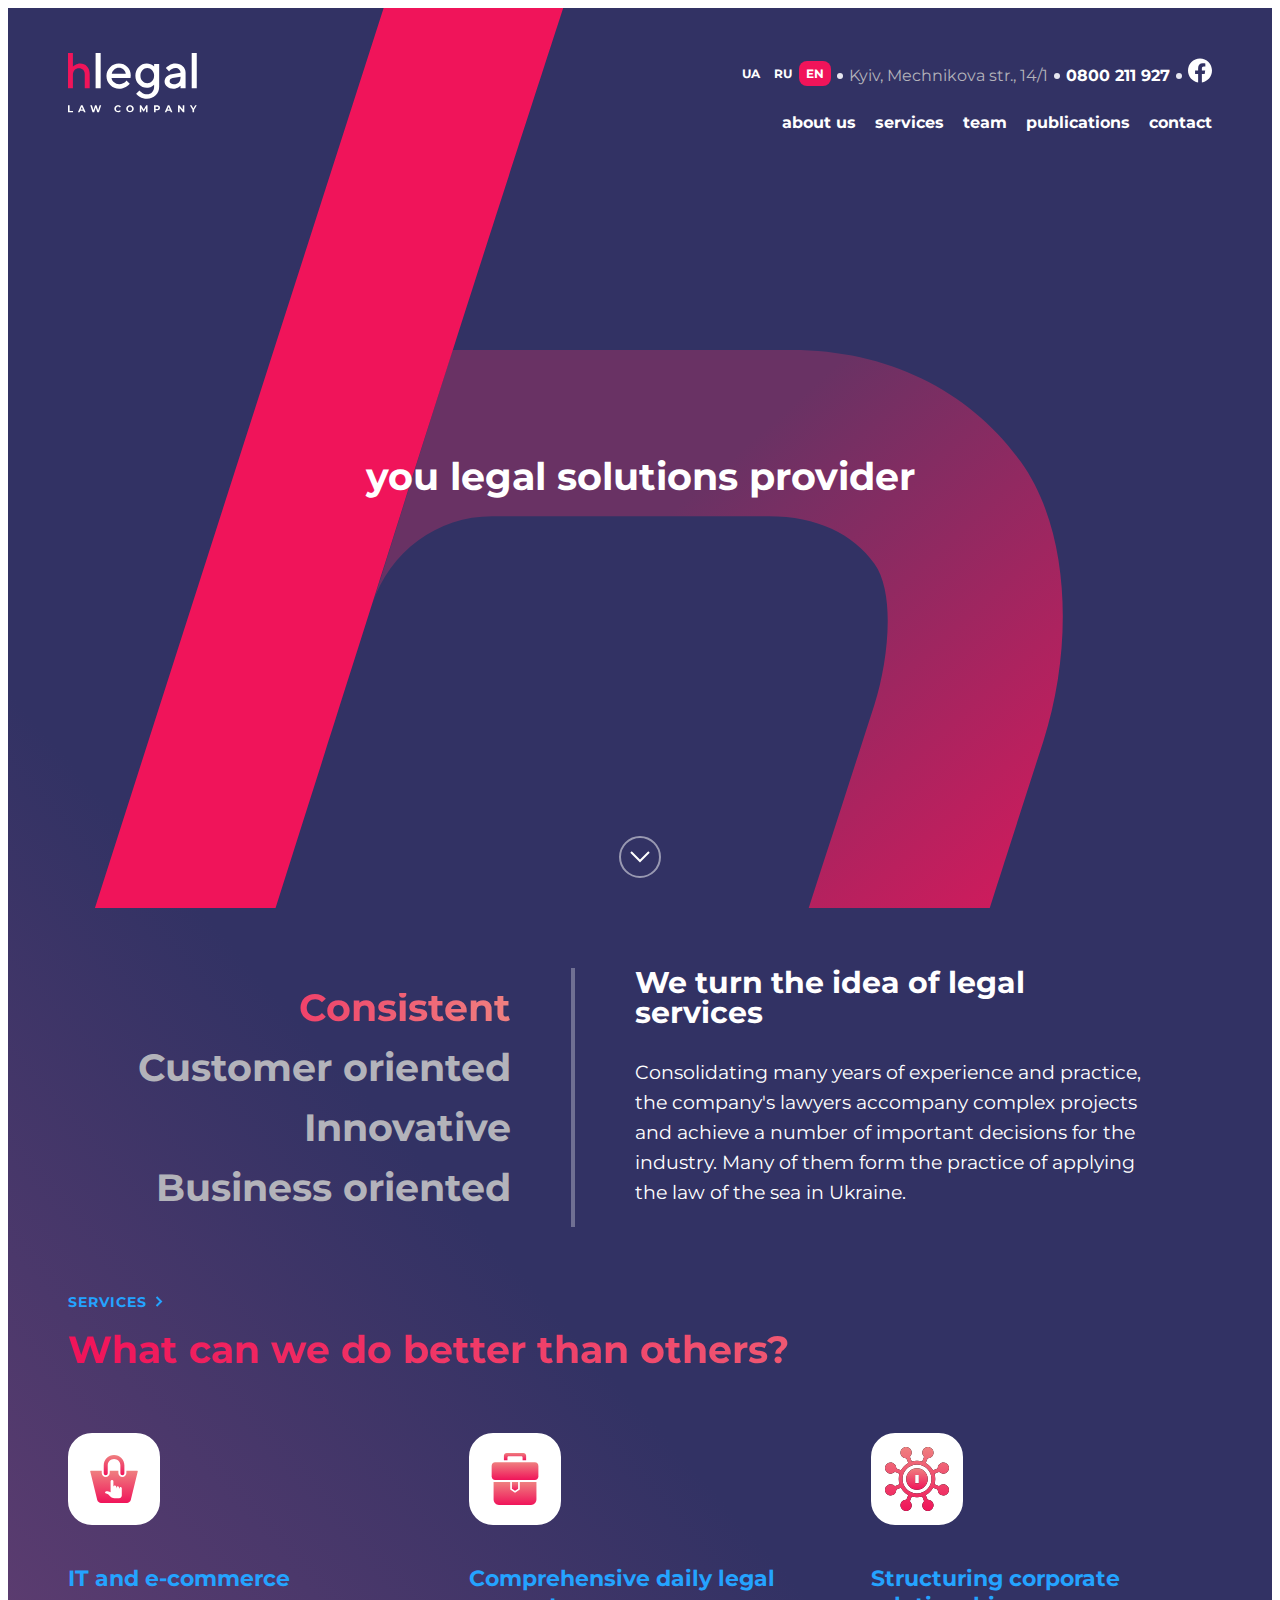
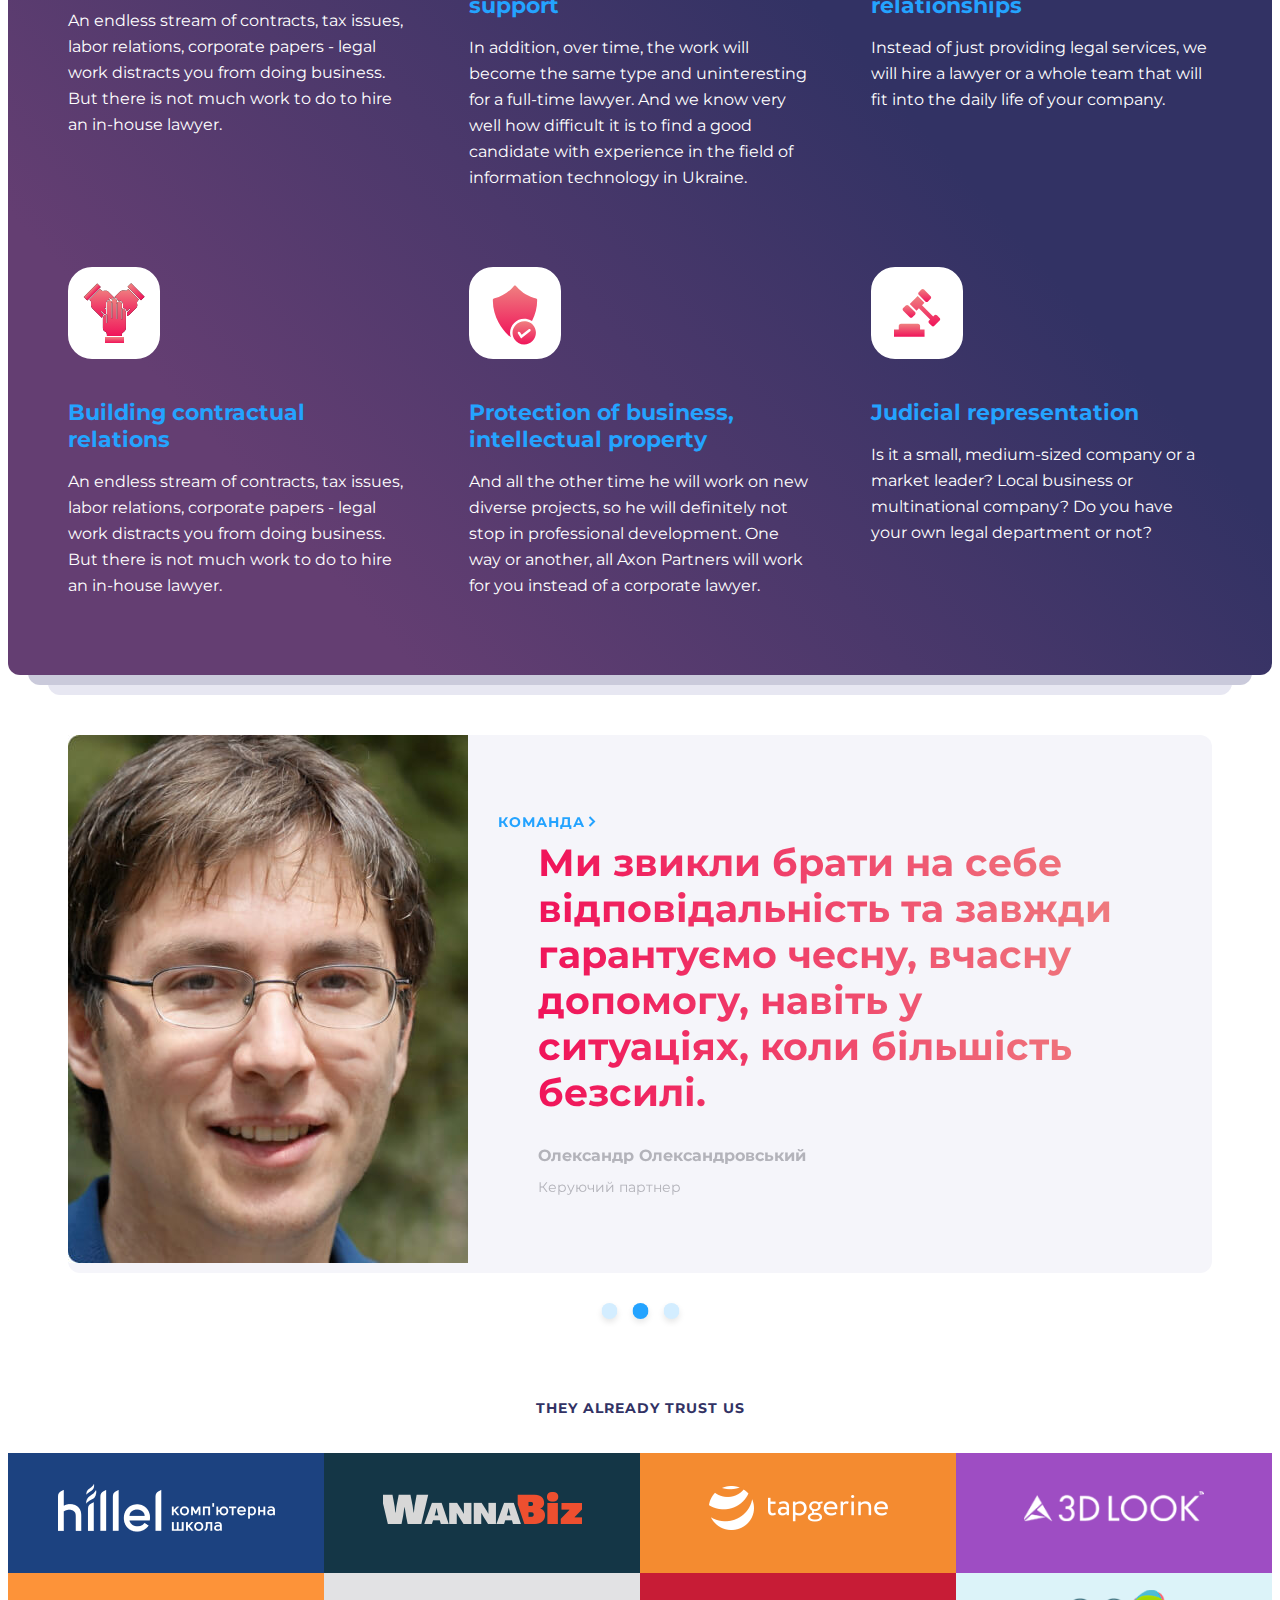
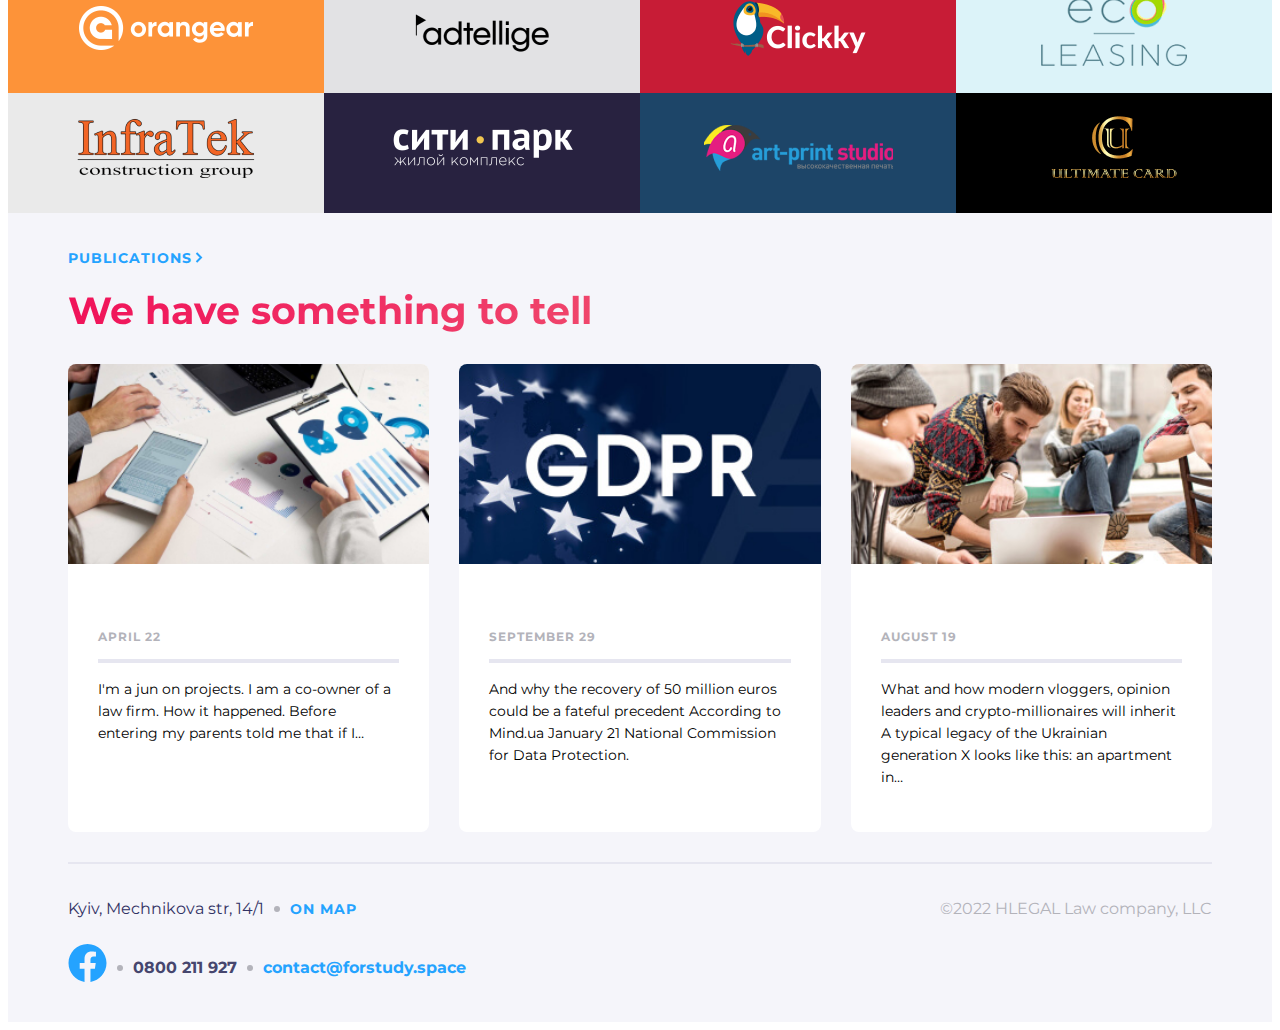
<file: index.html>
<!DOCTYPE html>
<html lang="en">
  <head>
    <meta charset="UTF-8" />
    <meta http-equiv="X-UA-Compatible" content="IE=edge" />
    <meta name="viewport" content="width=device-width, initial-scale=1.0" />
    <title>HLEGAL</title>
    <link
      rel="stylesheet"
      href="https://cdnjs.cloudflare.com/ajax/libs/modern-normalize/1.1.0/modern-normalize.min.css"
      integrity="sha512-wpPYUAdjBVSE4KJnH1VR1HeZfpl1ub8YT/NKx4PuQ5NmX2tKuGu6U/JRp5y+Y8XG2tV+wKQpNHVUX03MfMFn9Q=="
      crossorigin="anonymous"
      referrerpolicy="no-referrer"
    />
    <link rel="stylesheet" href="./css/glide.core.min.css" />
    <link rel="stylesheet" href="./css/glide.theme.min.css" />
    <link rel="stylesheet" href="./css/style.min.css" />
  </head>
  <body>
    <div class="gradient">
      <section class="hero">
        <header class="header">
          <div class="header-top">
            <ul class="header-top__lang">
              <li class="header-top__item">
                <a class="header-top__link" href="#">UA</a>
              </li>
              <li class="header-top__item">
                <a class="header-top__link" href="#">RU</a>
              </li>
              <li class="header-top__item">
                <a class="header-top__link header-top__link_true" href="#"
                  >EN</a
                >
              </li>
            </ul>
            <div class="header-top__contacts">
              <a
                href="https://goo.gl/maps/oNfmw3eDBje3TcgN7"
                target="_blank"
                class="address-link"
              >
                <span class="address">Kyiv, Mechnikova str., 14/1</span></a
              >
              <a class="phone" href="tel:0800-211-927">0800 211 927</a>
              <a
                href="https://www.facebook.com/"
                target="_blank"
                class="facebook-link"
                ><svg
                  class="facebook-link__img"
                  width="24"
                  height="25"
                  fill="none"
                >
                  <g clip-path="url(#a)">
                    <path
                      class="facebook-link__path"
                      d="M24 12.573C24 5.905 18.627.5 12 .5S0 5.905 0 12.573C0 18.6 4.388 23.594 10.125 24.5v-8.437H7.078v-3.49h3.047v-2.66c0-3.025 1.791-4.697 4.533-4.697 1.313 0 2.686.236 2.686.236v2.971H15.83c-1.491 0-1.956.93-1.956 1.886v2.264h3.328l-.532 3.49h-2.796V24.5C19.612 23.594 24 18.6 24 12.573Z"
                      fill="#fff"
                    />
                  </g>
                  <defs>
                    <path
                      class="facebook-link__path"
                      fill="#fff"
                      transform="translate(0 .5)"
                      d="M0 0h24v24H0z"
                    />
                  </defs>
                </svg>
              </a>
            </div>
          </div>

          <div class="header-bottom">
            <a href="#"
              ><img class="header-logo" src="./img/logo_header.svg" alt="logo"
            /></a>
            <input class="burger-checkbox" type="checkbox" id="burger-toggle" />
            <label for="burger-toggle" class="burger-nav">
              <span class="burger-nav__line"></span>
              <span class="burger-nav__line"></span>
              <span class="burger-nav__line"></span>
            </label>

            <nav class="nav_mob">
              <ul class="nav_mob__list">
                <li class="nav_mob__close-wrap">
                  <label for="burger-toggle" class="nav_mob__close">
                    <svg width="20" height="20" fill="none">
                      <path
                        d="m1 1 18 18M19 1 1 19"
                        stroke="#EC6F5D"
                        stroke-width="2"
                      />
                    </svg>
                  </label>
                </li>
                <li class="nav_mob__item">
                  <a href="#" class="nav_mob__link">about us</a>
                </li>
                <li class="nav_mob__item">
                  <a href="#" class="nav_mob__link">послуги</a>
                </li>
                <li class="nav_mob__item">
                  <a href="./pages/team.html" class="nav_mob__link">команда</a>
                </li>
                <li class="nav_mob__item">
                  <a href="#" class="nav_mob__link">публікації</a>
                </li>
                <li class="nav_mob__item">
                  <a href="#" class="nav_mob__link">контакти</a>
                </li>
              </ul>
            </nav>
          </div>

          <nav class="nav">
            <ul class="nav-list">
              <li class="nav__item">
                <a href="#" class="nav__link">about us</a>
              </li>
              <li class="nav__item">
                <a href="#" class="nav__link">services</a>
              </li>
              <li class="nav__item">
                <a href="./pages/team.html" class="nav__link">team</a>
              </li>
              <li class="nav__item">
                <a href="#" class="nav__link">publications</a>
              </li>
              <li class="nav__item">
                <a href="#" class="nav__link">contact</a>
              </li>
            </ul>
          </nav>
        </header>

        <h1 class="hero-headline animation-hero animation__leftToCenter">
          you legal solutions provider
        </h1>

        <a href="#features" class="arrow animation-hero">
          <svg class="arrow__img" width="20" height="12" fill="none">
            <path
              class="arrow__path"
              d="m1 1 9 9 9-9"
              stroke="#fff"
              stroke-width="2"
            />
          </svg>
        </a>
      </section>

      <section class="features" id="features">
        <div class="features-container">
          <div class="features-scroll">
            <span class="features__name features__name-true">Consistent</span>
            <span class="features__name">Customer oriented</span>
            <span class="features__name">Innovative</span>
            <span class="features__name">Business oriented</span>
          </div>
          <div class="features-desc-wrap">
            <h2 class="features__headline">
              We turn the idea of legal services
            </h2>
            <p class="features__description">
              Consolidating many years of experience and practice, the company's
              lawyers accompany complex projects and achieve a number of
              important decisions for the industry. Many of them form the
              practice of applying the law of the sea in Ukraine.
            </p>
          </div>
        </div>

        <div class="features-content">
          <a href="#" class="breadcrumb features-content__services"
            >Services
          </a>
          <svg class="chevron" width="8" height="11" fill="none">
            <path
              class="chevron-path"
              d="M1.5 1 6 5.5 1.5 10"
              stroke="#24A3FF"
              stroke-width="2"
            />
          </svg>
          <h3 class="headline features-content__headline">
            What can we do better than others?
          </h3>

          <div class="features-cards">
            <div class="features-cards__item">
              <img
                class="features-cards__img"
                src="./img/Ecommerce_features.svg"
                alt=""
              />
              <a href="#" class="features-cards__headline">IT and e-commerce</a>
              <p class="features-cards__description">
                An endless stream of contracts, tax issues, labor relations,
                corporate papers - legal work distracts you from doing business.
                But there is not much work to do to hire an in-house lawyer.
              </p>
            </div>
            <div class="features-cards__item">
              <img
                class="features-cards__img"
                src="./img/support_features.svg"
                alt=""
              />
              <a href="#" class="features-cards__headline"
                >Comprehensive daily legal support</a
              >

              <p class="features-cards__description">
                In addition, over time, the work will become the same type and
                uninteresting for a full-time lawyer. And we know very well how
                difficult it is to find a good candidate with experience in the
                field of information technology in Ukraine.
              </p>
            </div>
            <div class="features-cards__item">
              <img
                class="features-cards__img"
                src="./img/Coprorate_features.svg"
                alt=""
              />
              <a href="#" class="features-cards__headline"
                >Structuring corporate relationships</a
              >
              <p class="features-cards__description">
                Instead of just providing legal services, we will hire a lawyer
                or a whole team that will fit into the daily life of your
                company.
              </p>
            </div>
            <div class="features-cards__item">
              <img
                class="features-cards__img"
                src="./img/Trust_features.svg"
                alt=""
              />
              <span class="features-cards__headline"
                >Building contractual relations</span
              >
              <p class="features-cards__description">
                An endless stream of contracts, tax issues, labor relations,
                corporate papers - legal work distracts you from doing business.
                But there is not much work to do to hire an in-house lawyer.
              </p>
            </div>
            <div class="features-cards__item">
              <img
                class="features-cards__img"
                src="./img/Protection_features.svg"
                alt=""
              />
              <span class="features-cards__headline"
                >Protection of business, intellectual property</span
              >
              <p class="features-cards__description">
                And all the other time he will work on new diverse projects, so
                he will definitely not stop in professional development. One way
                or another, all Axon Partners will work for you instead of a
                corporate lawyer.
              </p>
            </div>
            <div class="features-cards__item">
              <img
                class="features-cards__img"
                src="./img/Court_features.svg"
                alt=""
              />
              <span class="features-cards__headline"
                >Judicial representation</span
              >
              <p class="features-cards__description">
                Is it a small, medium-sized company or a market leader? Local
                business or multinational company? Do you have your own legal
                department or not?
              </p>
            </div>
          </div>
        </div>
      </section>
    </div>

    <div class="team">
      <div class="glide">
        <div class="glide__track" data-glide-el="track">
          <ul class="glide__slides">
            <li class="glide__slide team-card">
              <picture class="team-photo">
                <source srcset="img/team_hd.jpg" media="(min-width:1920px)" />
                <source
                  srcset="img/team_laptop.jpg"
                  media="(min-width:1440px)"
                />
                <source
                  srcset="img/team_tablethd.jpg"
                  media="(min-width:1024px)"
                />
                <source
                  class="team-photo_tablet"
                  srcset="img/team_tablet.jpg"
                  media="(min-width:768px)"
                />

                <img
                  class="team-photo_mobile"
                  src="./img/team_mobile.jpg"
                  alt="team"
                />
              </picture>

              <div class="team-content">
                <div class="breadcrumb-wrap">
                  <a
                    href="./pages/team.html"
                    class="breadcrumb team-content__teampage"
                    >команда</a
                  >
                  <svg class="chevron" width="8" height="11" fill="none">
                    <path
                      class="chevron-path"
                      d="M1.5 1 6 5.5 1.5 10"
                      stroke="#24A3FF"
                      stroke-width="2"
                    />
                  </svg>
                </div>
                <figure class="team-content_cite">
                  <blockquote class="cite">
                    Ми звикли брати на себе відповідальність та завжди
                    гарантуємо чесну, вчасну допомогу, навіть у ситуаціях, коли
                    більшість безсилі.
                  </blockquote>
                  <figcaption class="author">
                    Олександр Олександровський
                  </figcaption>
                </figure>
                <span class="author-position">Керуючий партнер</span>
              </div>
            </li>
            <li class="glide__slide team-card">
              <picture class="team-photo">
                <source srcset="img/team_hd.jpg" media="(min-width:1920px)" />
                <source
                  srcset="img/team_laptop.jpg"
                  media="(min-width:1440px)"
                />
                <source
                  srcset="img/team_tablethd.jpg"
                  media="(min-width:1024px)"
                />
                <source
                  class="team-photo_tablet"
                  srcset="img/team_tablet.jpg"
                  media="(min-width:768px)"
                />

                <img
                  class="team-photo_mobile"
                  src="./img/team_mobile.jpg"
                  alt="team"
                />
              </picture>

              <div class="team-content">
                <div class="breadcrumb-wrap">
                  <a
                    href="./pages/team.html"
                    class="breadcrumb team-content__teampage"
                    >команда</a
                  >
                  <svg class="chevron" width="8" height="11" fill="none">
                    <path
                      class="chevron-path"
                      d="M1.5 1 6 5.5 1.5 10"
                      stroke="#24A3FF"
                      stroke-width="2"
                    />
                  </svg>
                </div>
                <figure class="team-content_cite">
                  <blockquote class="cite">
                    Ми звикли брати на себе відповідальність та завжди
                    гарантуємо чесну, вчасну допомогу, навіть у ситуаціях, коли
                    більшість безсилі.
                  </blockquote>
                  <figcaption class="author">
                    Олександр Олександровський
                  </figcaption>
                </figure>
                <span class="author-position">Керуючий партнер</span>
              </div>
            </li>
            <li class="glide__slide team-card">
              <picture class="team-photo">
                <source srcset="img/team_hd.jpg" media="(min-width:1920px)" />
                <source
                  srcset="img/team_laptop.jpg"
                  media="(min-width:1440px)"
                />
                <source
                  srcset="img/team_tablethd.jpg"
                  media="(min-width:1024px)"
                />
                <source
                  class="team-photo_tablet"
                  srcset="img/team_tablet.jpg"
                  media="(min-width:768px)"
                />

                <img
                  class="team-photo_mobile"
                  src="./img/team_mobile.jpg"
                  alt="team"
                />
              </picture>

              <div class="team-content">
                <div class="breadcrumb-wrap">
                  <a
                    href="./pages/team.html"
                    class="breadcrumb team-content__teampage"
                    >команда</a
                  >
                  <svg class="chevron" width="8" height="11" fill="none">
                    <path
                      class="chevron-path"
                      d="M1.5 1 6 5.5 1.5 10"
                      stroke="#24A3FF"
                      stroke-width="2"
                    />
                  </svg>
                </div>
                <figure class="team-content_cite">
                  <blockquote class="cite">
                    Ми звикли брати на себе відповідальність та завжди
                    гарантуємо чесну, вчасну допомогу, навіть у ситуаціях, коли
                    більшість безсилі.
                  </blockquote>
                  <figcaption class="author">
                    Олександр Олександровський
                  </figcaption>
                </figure>
                <span class="author-position">Керуючий партнер</span>
              </div>
            </li>
          </ul>
        </div>
        <div class="glide__bullets" data-glide-el="controls[nav]">
          <button class="glide__bullet" data-glide-dir="=0"></button>
          <button class="glide__bullet" data-glide-dir="=1"></button>
          <button class="glide__bullet" data-glide-dir="=2"></button>
        </div>
      </div>
    </div>

    <section class="partners">
      <h3 class="partners-headline">They already trust us</h3>

      <div class="partners-brands">
        <div class="partners__logo partners__logo_hillel">
          <a href="#" class="partners__link"
            ><img src="./img/trust_Hillel-Logo-OneLine-White-Uk.png" alt=""
          /></a>
        </div>
        <div class="partners__logo partners__logo_wannabiz">
          <a href="#" class="partners__link"
            ><img src="./img/trust_wannabiz.png" alt=""
          /></a>
        </div>
        <div class="partners__logo partners__logo_tapgerine">
          <a href="#" class="partners__link"
            ><img src="./img/trust_tapgerine.png" alt=""
          /></a>
        </div>
        <div class="partners__logo partners__logo_3dlook">
          <a href="#" class="partners__link"
            ><img src="./img/trust_sdlook.png" alt=""
          /></a>
        </div>

        <div class="partners__logo partners__logo_orangear">
          <a href="#" class="partners__link"
            ><img src="./img/trust_orangear.png" alt=""
          /></a>
        </div>
        <div class="partners__logo partners__logo_adtelligent">
          <a href="#" class="partners__link"
            ><img src="./img/trust_adtellige.png" alt=""
          /></a>
        </div>
        <div class="partners__logo partners__logo_clicky">
          <a href="#" class="partners__link"
            ><img src="./img/trust_clicky.png" alt=""
          /></a>
        </div>
        <div class="partners__logo partners__logo_ecoleasing">
          <a href="#" class="partners__link"
            ><img src="./img/trust_ecolease.png" alt=""
          /></a>
        </div>

        <div class="partners__logo partners__logo_infratek">
          <a href="#" class="partners__link"
            ><img src="./img/trust_infratek.png" alt=""
          /></a>
        </div>
        <div class="partners__logo partners__logo_citypark">
          <a href="#" class="partners__link"
            ><img src="./img/trust_citypark.png" alt=""
          /></a>
        </div>
        <div class="partners__logo partners__logo_artprint">
          <a href="#" class="partners__link"
            ><img src="./img/trust_artprint.png" alt=""
          /></a>
        </div>
        <div class="partners__logo partners__logo_ultimatecard">
          <a href="#" class="partners__link"
            ><img src="./img/trust_ultimatecard.png" alt=""
          /></a>
        </div>
      </div>
    </section>

    <section class="publications">
      <a href="#" class="breadcrumb publications-subheading">Publications</a>
      <svg class="chevron" width="8" height="11" fill="none">
        <path
          class="chevron-path"
          d="M1.5 1 6 5.5 1.5 10"
          stroke="#24A3FF"
          stroke-width="2"
        />
      </svg>
      <h3 class="headline publications-heading">We have something to tell</h3>

      <div class="publications-cards">
        <div class="publications__card">
          <img
            class="publications__img"
            src="./img/publications_photo_charts.jpg"
            alt="publications charts"
          />

          <div class="card-content">
            <a href="#" class="publications__title">Equity associate</a>
            <span class="publications__date">April 22</span>
            <p class="publications__preview">
              I'm a jun on projects. I am a co-owner of a law firm. How it
              happened. Before entering my parents told me that if I…
            </p>
          </div>
        </div>

        <div class="publications__card">
          <img
            class="publications__img"
            src="./img/publications_photo_gdpr.jpg"
            alt=""
          />
          <div class="card-content">
            <a href="#" class="publications__title"
              >Penalty for the Good Corporation: what will happen to Google and
              others for violating the GDPR</a
            >
            <span class="publications__date">September 29</span>
            <p class="publications__preview">
              And why the recovery of 50 million euros could be a fateful
              precedent According to Mind.ua January 21 National Commission for
              Data Protection.
            </p>
          </div>
        </div>
        <div class="publications__card">
          <img
            class="publications__img"
            src="./img/publications_photo_millenials.jpg"
            alt=""
          />
          <div class="card-content">
            <a href="#" class="publications__title">Millennial Testament</a>
            <span class="publications__date">August 19</span>
            <p class="publications__preview">
              What and how modern vloggers, opinion leaders and
              crypto-millionaires will inherit A typical legacy of the Ukrainian
              generation X looks like this: an apartment in…
            </p>
          </div>
        </div>
      </div>
    </section>

    <footer class="footer">
      <div class="footer-content">
        <div class="footer-address">
          <span class="address">Kyiv, Mechnikova str, 14/1</span>
          <a
            href="https://goo.gl/maps/oNfmw3eDBje3TcgN7"
            target="_blank"
            class="address-link breadcrumb"
            >On map</a
          >
        </div>

        <div class="footer-contacts">
          <a
            href="https://www.facebook.com/"
            target="_blank"
            class="facebook-link"
          >
            <svg class="facebook-link__img" width="39" height="38" fill="none">
              <path
                class="facebook-link__path"
                d="M38.5 19.116C38.5 8.56 29.993 0 19.5 0S.5 8.559.5 19.116C.5 28.657 7.448 36.566 16.531 38V24.642h-4.824v-5.526h4.824v-4.211c0-4.791 2.837-7.438 7.177-7.438 2.079 0 4.253.374 4.253.374v4.704h-2.396c-2.36 0-3.096 1.473-3.096 2.985v3.586h5.27l-.843 5.526h-4.427V38C31.552 36.566 38.5 28.657 38.5 19.116Z"
                fill="#24A3FF"
              />
            </svg>
          </a>

          <a class="phone" href="tel:0800-211-927">0800 211 927</a>
          <a class="email" href="mailto:contact@forstudy.space"
            >contact@forstudy.space</a
          >
        </div>

        <span class="copywright">&copy;2022 HLEGAL Law company, LLC</span>
      </div>
    </footer>

    <script src="./js/glide.min.js"></script>
    <script>
      new Glide(".glide", {
        type: "carousel",
        perView: 1,
        keyboard: true,
        autoplay: 4000,
        animationDuration: 800,
        startAt: 1,
      }).mount();
    </script>
  </body>
</html>
</file>
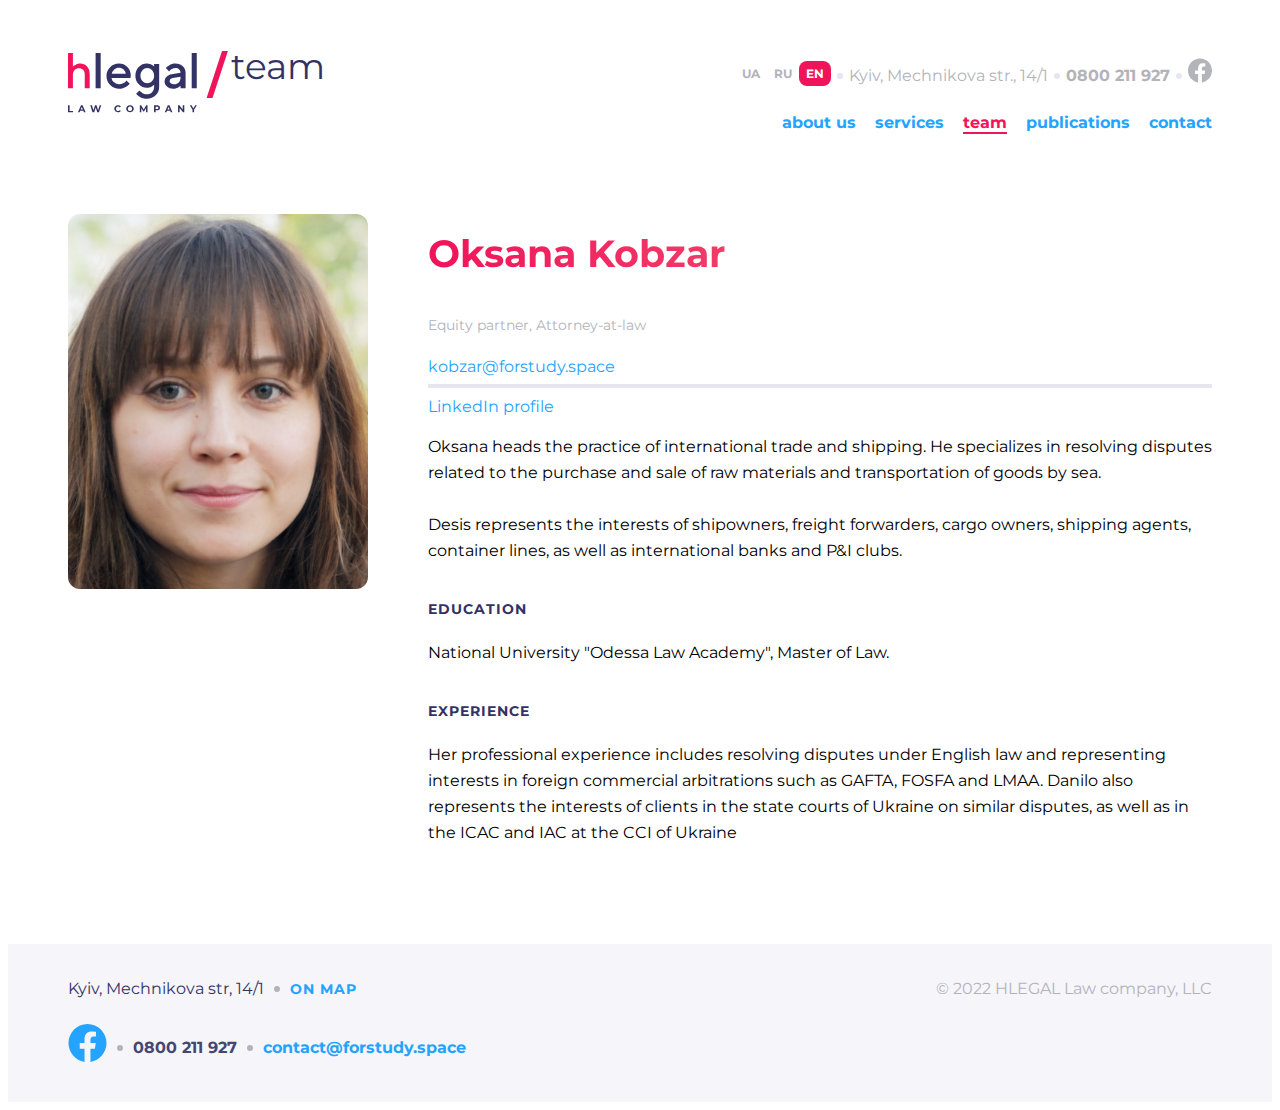
<file: pages/team-entry.html>
<!DOCTYPE html>
<html lang="en">
  <head>
    <meta charset="UTF-8" />
    <meta http-equiv="X-UA-Compatible" content="IE=edge" />
    <meta name="viewport" content="width=device-width, initial-scale=1.0" />
    <title>Team entry</title>
    <link rel="stylesheet" href="../css/style.css" />
  </head>
  <body>
    <header class="header services-header publications-header team-header">
      <div class="header-top">
        <ul class="header-top__lang">
          <li class="header-top__item">
            <a class="header-top__link" href="#">UA</a>
          </li>
          <li class="header-top__item">
            <a class="header-top__link" href="#">RU</a>
          </li>
          <li class="header-top__item">
            <a class="header-top__link header-top__link_true" href="#">EN</a>
          </li>
        </ul>
        <div class="header-top__contacts">
          <a
            href="https://goo.gl/maps/oNfmw3eDBje3TcgN7"
            target="_blank"
            class="address-link"
          >
            <span class="address">Kyiv, Mechnikova str., 14/1</span></a
          >
          <a class="phone" href="tel:0800-211-927">0800 211 927</a>
          <a
            href="https://www.facebook.com/"
            target="_blank"
            class="facebook-link"
            ><svg class="facebook-link__img" width="24" height="25" fill="none">
              <g clip-path="url(#a)">
                <path
                  class="facebook-link__path"
                  d="M24 12.573C24 5.905 18.627.5 12 .5S0 5.905 0 12.573C0 18.6 4.388 23.594 10.125 24.5v-8.437H7.078v-3.49h3.047v-2.66c0-3.025 1.791-4.697 4.533-4.697 1.313 0 2.686.236 2.686.236v2.971H15.83c-1.491 0-1.956.93-1.956 1.886v2.264h3.328l-.532 3.49h-2.796V24.5C19.612 23.594 24 18.6 24 12.573Z"
                  fill="#B3B3BA"
                />
              </g>
              <defs>
                <path
                  class="facebook-link__path"
                  fill="#B3B3BA"
                  transform="translate(0 .5)"
                  d="M0 0h24v24H0z"
                />
              </defs>
            </svg>
          </a>
        </div>
      </div>

      <div class="header-bottom">
        <div class="header-bottom-wrap">
          <a href="../index.html">
            <img class="header-logo" src="../img/logo_dark.svg" alt="logo" />
          </a>
          <img class="header__slash" src="../img/slash_services.svg" alt="" />
          <span class="header-logo__subtitle">team</span>
        </div>

        <input class="burger-checkbox" type="checkbox" id="burger-toggle" />
        <label for="burger-toggle" class="burger-nav">
          <span class="burger-nav__line"></span>
          <span class="burger-nav__line"></span>
          <span class="burger-nav__line"></span>
        </label>

        <nav class="nav_mob">
          <ul class="nav_mob__list">
            <li class="nav_mob__close-wrap">
              <label for="burger-toggle" class="nav_mob__close">
                <svg width="20" height="20" fill="none">
                  <path
                    d="m1 1 18 18M19 1 1 19"
                    stroke="#EC6F5D"
                    stroke-width="2"
                  />
                </svg>
              </label>
            </li>
            <li class="nav_mob__item">
              <a href="#" class="nav_mob__link">about us</a>
            </li>
            <li class="nav_mob__item">
              <a href="#" class="nav_mob__link">послуги</a>
            </li>
            <li class="nav_mob__item">
              <a href="./team.html" class="nav_mob__link nav_mob__link_active"
                >команда</a
              >
            </li>
            <li class="nav_mob__item">
              <a href="#" class="nav_mob__link">публікації</a>
            </li>
            <li class="nav_mob__item">
              <a href="#" class="nav_mob__link">контакти </a>
            </li>
          </ul>
        </nav>
      </div>

      <nav class="nav publications-nav">
        <ul class="nav-list">
          <li class="nav__item">
            <a href="#" class="nav__link nav__link_publications">about us</a>
          </li>
          <li class="nav__item">
            <a href="#" class="nav__link nav__link_publications">services</a>
          </li>
          <li class="nav__item">
            <a
              href="./team.html"
              class="nav__link nav__link_publications nav__link_active"
              >team</a
            >
          </li>
          <li class="nav__item">
            <a href="#" class="nav__link nav__link_publications"
              >publications</a
            >
          </li>
          <li class="nav__item">
            <a href="#" class="nav__link nav__link_publications">contact</a>
          </li>
        </ul>
      </nav>
    </header>
    <section class="member">
      <img class="member-img" src="../img/team-entry.jpg" alt="oksana" />
      <div class="member-contacts">
        <h1 class="member-name">Oksana Kobzar</h1>
        <span class="member-position">Equity partner, Attorney-at-law</span>
        <a
          href="mailto:kobzar@forstudy.space"
          class="member__link member__link_mail"
          ><span class="member-mail">kobzar@forstudy.space</span></a
        >
        <a
          href="https://www.linkedin.com/"
          target="_blank"
          class="member__link member__link_linkedin"
          ><span class="member-linkedin">LinkedIn profile</span></a
        >
      </div>
      <div class="member-content">
        <p class="member__desc">
          Oksana heads the practice of international trade and shipping. He
          specializes in resolving disputes related to the purchase and sale of
          raw materials and transportation of goods by sea.<br /><br />
          Desis represents the interests of shipowners, freight forwarders,
          cargo owners, shipping agents, container lines, as well as
          international banks and P&I clubs.
        </p>
        <h2 class="member__subheading">Education</h2>
        <p class="member__desc">
          National University "Odessa Law Academy", Master of Law.
        </p>
        <h2 class="member__subheading">Experience</h2>
        <p class="member__desc">
          Her professional experience includes resolving disputes under English
          law and representing interests in foreign commercial arbitrations such
          as GAFTA, FOSFA and LMAA. Danilo also represents the interests of
          clients in the state courts of Ukraine on similar disputes, as well as
          in the ICAC and IAC at the CCI of Ukraine
        </p>
      </div>
    </section>

    <footer
      class="footer services-footer publications-footer team-footer about-footer"
    >
      <div class="footer-content-wrap">
        <div class="footer-content">
          <div class="footer-address">
            <span class="address">Kyiv, Mechnikova str, 14/1</span>
            <a
              href="https://goo.gl/maps/oNfmw3eDBje3TcgN7"
              target="_blank"
              class="address-link breadcrumb"
              >On map</a
            >
          </div>
          <div class="footer-contacts">
            <a
              href="https://www.facebook.com/"
              target="_blank"
              class="facebook-link"
            >
              <svg
                class="facebook-link__img"
                width="39"
                height="38"
                fill="none"
              >
                <path
                  class="facebook-link__path"
                  d="M38.5 19.116C38.5 8.56 29.993 0 19.5 0S.5 8.559.5 19.116C.5 28.657 7.448 36.566 16.531 38V24.642h-4.824v-5.526h4.824v-4.211c0-4.791 2.837-7.438 7.177-7.438 2.079 0 4.253.374 4.253.374v4.704h-2.396c-2.36 0-3.096 1.473-3.096 2.985v3.586h5.27l-.843 5.526h-4.427V38C31.552 36.566 38.5 28.657 38.5 19.116Z"
                  fill="#24A3FF"
                />
              </svg>
            </a>
            <a class="phone" href="tel:0800-211-927">0800 211 927</a>
            <a class="email" href="mailto:contact@forstudy.space"
              >contact@forstudy.space</a
            >
          </div>
          <span class="copywright">&copy; 2022 HLEGAL Law company, LLC</span>
        </div>
      </div>
    </footer>
  </body>
</html>
</file>
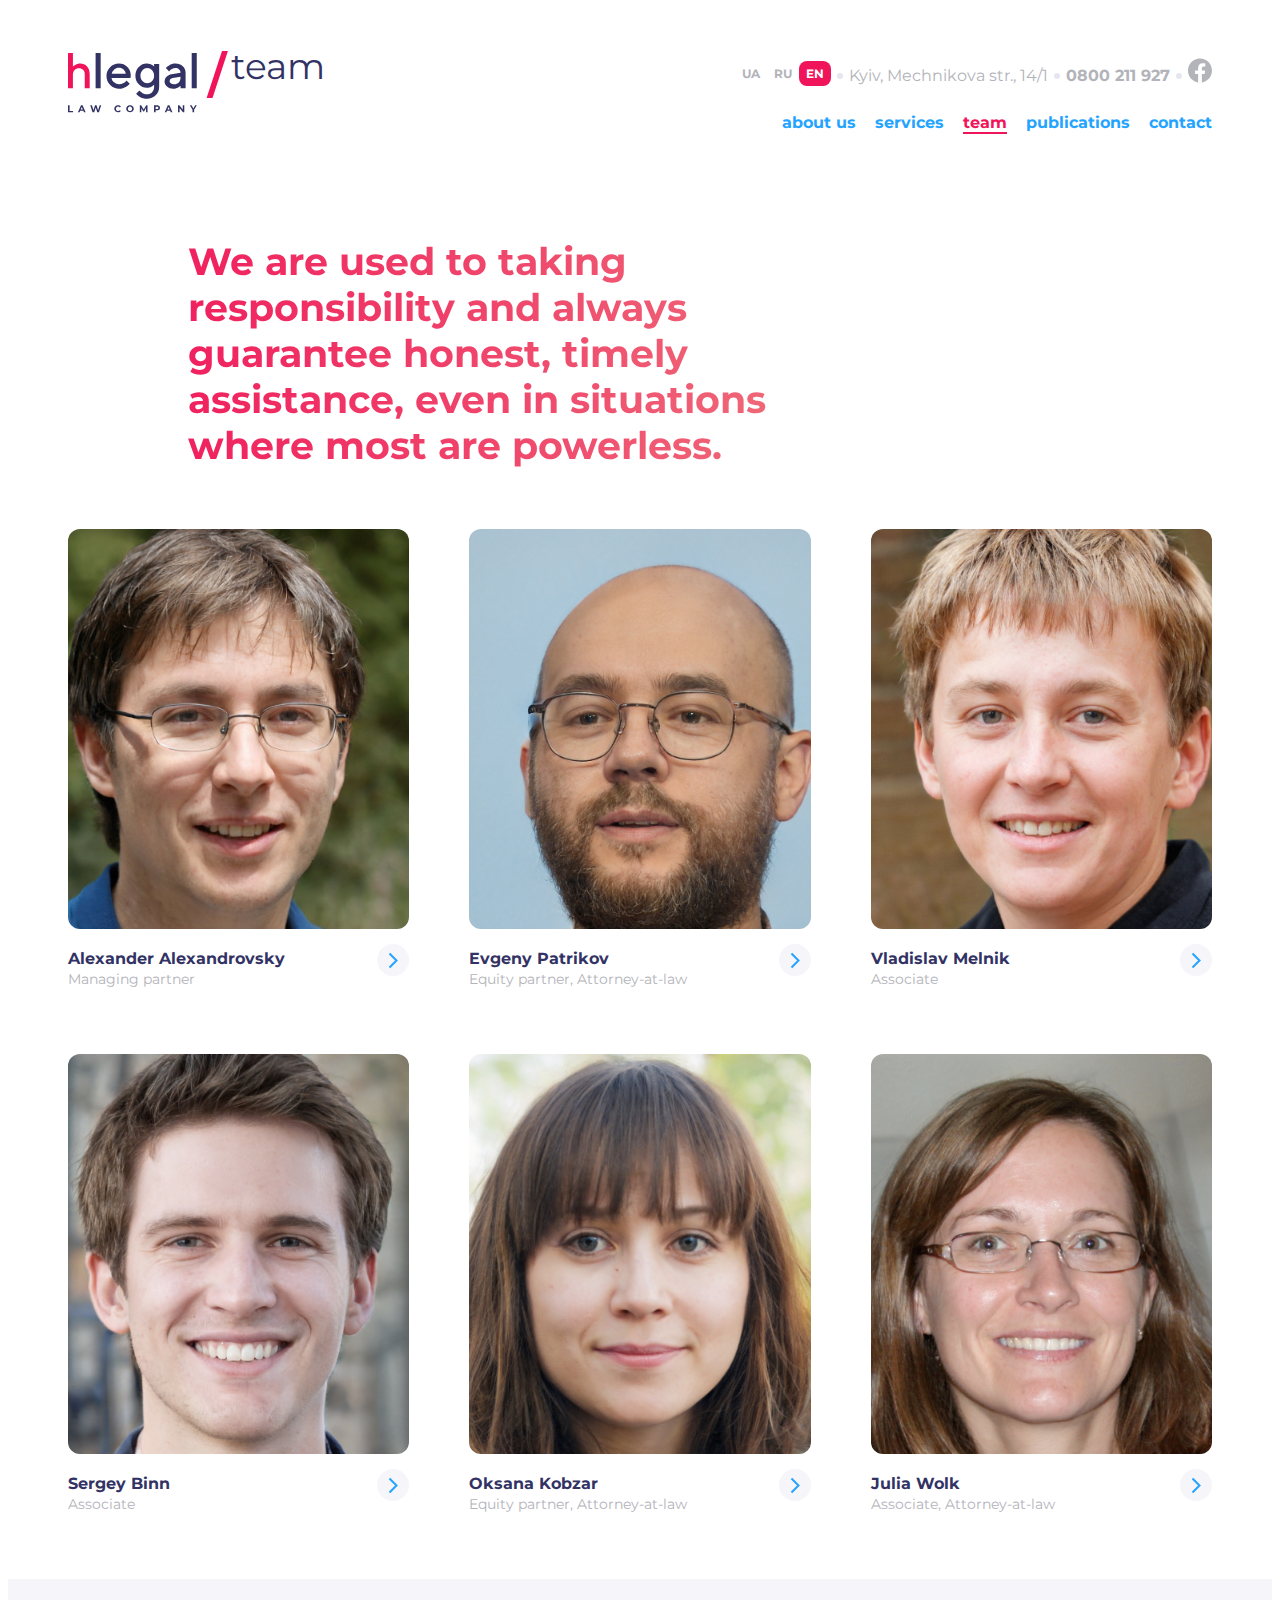
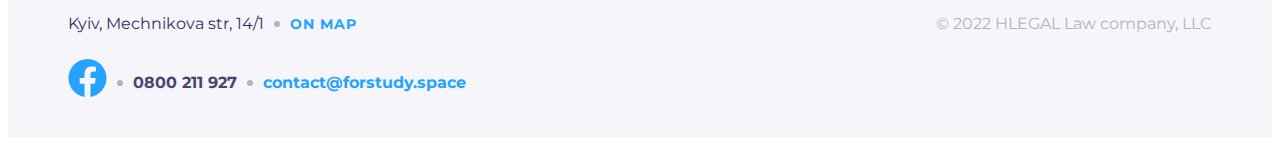
<file: pages/team.html>
<!DOCTYPE html>
<html lang="en">
  <head>
    <meta charset="UTF-8" />
    <meta http-equiv="X-UA-Compatible" content="IE=edge" />
    <meta name="viewport" content="width=device-width, initial-scale=1.0" />
    <title>Team</title>
    <link rel="stylesheet" href="../css/style.css" />
  </head>
  <body>
    <header class="header services-header publications-header team-header">
      <div class="header-top">
        <ul class="header-top__lang">
          <li class="header-top__item">
            <a class="header-top__link" href="#">UA</a>
          </li>
          <li class="header-top__item">
            <a class="header-top__link" href="#">RU</a>
          </li>
          <li class="header-top__item">
            <a class="header-top__link header-top__link_true" href="#">EN</a>
          </li>
        </ul>
        <div class="header-top__contacts">
          <a
            href="https://goo.gl/maps/oNfmw3eDBje3TcgN7"
            target="_blank"
            class="address-link"
          >
            <span class="address">Kyiv, Mechnikova str., 14/1</span></a
          >
          <a class="phone" href="tel:0800-211-927">0800 211 927</a>
          <a
            href="https://www.facebook.com/"
            target="_blank"
            class="facebook-link"
            ><svg class="facebook-link__img" width="24" height="25" fill="none">
              <g clip-path="url(#a)">
                <path
                  class="facebook-link__path"
                  d="M24 12.573C24 5.905 18.627.5 12 .5S0 5.905 0 12.573C0 18.6 4.388 23.594 10.125 24.5v-8.437H7.078v-3.49h3.047v-2.66c0-3.025 1.791-4.697 4.533-4.697 1.313 0 2.686.236 2.686.236v2.971H15.83c-1.491 0-1.956.93-1.956 1.886v2.264h3.328l-.532 3.49h-2.796V24.5C19.612 23.594 24 18.6 24 12.573Z"
                  fill="#B3B3BA"
                />
              </g>
              <defs>
                <path
                  class="facebook-link__path"
                  fill="#B3B3BA"
                  transform="translate(0 .5)"
                  d="M0 0h24v24H0z"
                />
              </defs>
            </svg>
          </a>
        </div>
      </div>

      <div class="header-bottom">
        <div class="header-bottom-wrap">
          <a href="../index.html">
            <img class="header-logo" src="../img/logo_dark.svg" alt="logo" />
          </a>
          <img class="header__slash" src="../img/slash_services.svg" alt="" />
          <span class="header-logo__subtitle">team</span>
        </div>

        <input class="burger-checkbox" type="checkbox" id="burger-toggle" />
        <label for="burger-toggle" class="burger-nav">
          <span class="burger-nav__line"></span>
          <span class="burger-nav__line"></span>
          <span class="burger-nav__line"></span>
        </label>

        <nav class="nav_mob">
          <ul class="nav_mob__list">
            <li class="nav_mob__close-wrap">
              <label for="burger-toggle" class="nav_mob__close">
                <svg width="20" height="20" fill="none">
                  <path
                    d="m1 1 18 18M19 1 1 19"
                    stroke="#EC6F5D"
                    stroke-width="2"
                  />
                </svg>
              </label>
            </li>
            <li class="nav_mob__item">
              <a href="#" class="nav_mob__link">about us</a>
            </li>
            <li class="nav_mob__item">
              <a href="#" class="nav_mob__link">послуги</a>
            </li>
            <li class="nav_mob__item">
              <a href="./team.html" class="nav_mob__link nav_mob__link_active"
                >команда</a
              >
            </li>
            <li class="nav_mob__item">
              <a href="#" class="nav_mob__link">публікації</a>
            </li>
            <li class="nav_mob__item">
              <a href="#" class="nav_mob__link">контакти </a>
            </li>
          </ul>
        </nav>
      </div>

      <nav class="nav publications-nav">
        <ul class="nav-list">
          <li class="nav__item">
            <a href="#" class="nav__link nav__link_publications">about us</a>
          </li>
          <li class="nav__item">
            <a href="#" class="nav__link nav__link_publications">services</a>
          </li>
          <li class="nav__item">
            <a
              href="./team.html"
              class="nav__link nav__link_publications nav__link_active"
              >team</a
            >
          </li>
          <li class="nav__item">
            <a href="#" class="nav__link nav__link_publications"
              >publications</a
            >
          </li>
          <li class="nav__item">
            <a href="#" class="nav__link nav__link_publications">contact</a>
          </li>
        </ul>
      </nav>
    </header>

    <section class="team-page">
      <h1 class="team-page-headline">
        We are used to taking responsibility and always guarantee honest, timely
        assistance, even in situations where most are powerless.
      </h1>

      <div class="team-cards">
        <div class="team-cards__card">
          <img class="card__img" src="../img/team_alex.jpg" alt="alex" />
          <span class="card__name">Alexander Alexandrovsky</span>
          <span class="card__position">Managing partner</span>
          <a href="./team-entry.html" class="card__link">
            <svg class="card__arrow" width="10" height="17" fill="none">
              <path
                class="card__arrow_path"
                d="m1.5 15.5 7-7-7-7"
                stroke="#24A3FF"
                stroke-width="2"
              />
            </svg>
          </a>
        </div>

        <div class="team-cards__card">
          <img class="card__img" src="../img/team_eugen.jpg" alt="alex" />
          <span class="card__name">Evgeny Patrikov</span>
          <span class="card__position">Equity partner, Attorney-at-law</span>
          <a href="#" class="card__link">
            <svg class="card__arrow" width="10" height="17" fill="none">
              <path
                class="card__arrow_path"
                d="m1.5 15.5 7-7-7-7"
                stroke="#24A3FF"
                stroke-width="2"
              />
            </svg>
          </a>
        </div>

        <div class="team-cards__card">
          <img class="card__img" src="../img/team_vlad.jpg" alt="alex" />
          <span class="card__name">Vladislav Melnik</span>
          <span class="card__position">Associate</span>
          <a href="#" class="card__link">
            <svg class="card__arrow" width="10" height="17" fill="none">
              <path
                class="card__arrow_path"
                d="m1.5 15.5 7-7-7-7"
                stroke="#24A3FF"
                stroke-width="2"
              />
            </svg>
          </a>
        </div>

        <div class="team-cards__card">
          <img class="card__img" src="../img/team_serg.jpg" alt="alex" />
          <span class="card__name">Sergey Binn</span>
          <span class="card__position">Associate</span>
          <a href="#" class="card__link">
            <svg class="card__arrow" width="10" height="17" fill="none">
              <path
                class="card__arrow_path"
                d="m1.5 15.5 7-7-7-7"
                stroke="#24A3FF"
                stroke-width="2"
              />
            </svg>
          </a>
        </div>

        <div class="team-cards__card">
          <img class="card__img" src="../img/team_oksana.jpg" alt="alex" />
          <span class="card__name">Oksana Kobzar</span>
          <span class="card__position">Equity partner, Attorney-at-law</span>
          <a href="./team-entry.html" class="card__link">
            <svg class="card__arrow" width="10" height="17" fill="none">
              <path
                class="card__arrow_path"
                d="m1.5 15.5 7-7-7-7"
                stroke="#24A3FF"
                stroke-width="2"
              />
            </svg>
          </a>
        </div>

        <div class="team-cards__card">
          <img class="card__img" src="../img/team_julia.jpg" alt="alex" />
          <span class="card__name">Julia Wolk</span>
          <span class="card__position">Associate, Attorney-at-law</span>
          <a href="#" class="card__link">
            <svg class="card__arrow" width="10" height="17" fill="none">
              <path
                class="card__arrow_path"
                d="m1.5 15.5 7-7-7-7"
                stroke="#24A3FF"
                stroke-width="2"
              />
            </svg>
          </a>
        </div>
      </div>
    </section>

    <footer
      class="footer services-footer publications-footer team-footer about-footer"
    >
      <div class="footer-content-wrap">
        <div class="footer-content">
          <div class="footer-address">
            <span class="address">Kyiv, Mechnikova str, 14/1</span>
            <a
              href="https://goo.gl/maps/oNfmw3eDBje3TcgN7"
              target="_blank"
              class="address-link breadcrumb"
              >On map</a
            >
          </div>
          <div class="footer-contacts">
            <a
              href="https://www.facebook.com/"
              target="_blank"
              class="facebook-link"
            >
              <svg
                class="facebook-link__img"
                width="39"
                height="38"
                fill="none"
              >
                <path
                  class="facebook-link__path"
                  d="M38.5 19.116C38.5 8.56 29.993 0 19.5 0S.5 8.559.5 19.116C.5 28.657 7.448 36.566 16.531 38V24.642h-4.824v-5.526h4.824v-4.211c0-4.791 2.837-7.438 7.177-7.438 2.079 0 4.253.374 4.253.374v4.704h-2.396c-2.36 0-3.096 1.473-3.096 2.985v3.586h5.27l-.843 5.526h-4.427V38C31.552 36.566 38.5 28.657 38.5 19.116Z"
                  fill="#24A3FF"
                />
              </svg>
            </a>
            <a class="phone" href="tel:0800-211-927">0800 211 927</a>
            <a class="email" href="mailto:contact@forstudy.space"
              >contact@forstudy.space</a
            >
          </div>
          <span class="copywright">&copy; 2022 HLEGAL Law company, LLC</span>
        </div>
      </div>
    </footer>
  </body>
</html>
</file>
<file: css/style.css>
@font-face {
  font-family: "Montserrat";
  src: url("../fonts/Montserrat-Regular.woff2") format("woff2"), url("../fonts/Montserrat-Regular.woff") format("woff"), url("../fonts/Montserrat-Regular.ttf") format("truetype");
  font-display: swap;
}
@font-face {
  font-family: "Montserrat";
  src: url("../fonts/Montserrat-Bold.woff2") format("woff2"), url("../fonts/Montserrat-Bold.woff") format("woff"), url("../fonts/Montserrat-Bold.ttf") format("truetype");
  font-display: swap;
  font-weight: 700;
}
:root {
  --cubic-bezier: cubic-bezier(0.4, 0, 0.2, 1);
}

* {
  -webkit-box-sizing: border-box;
          box-sizing: border-box;
}

body {
  font-family: "Montserrat", sans-serif;
  font-size: 16px;
  font-weight: 400;
  line-height: 30px;
  color: #000;
}
@media screen and (min-width: 320px) {
  body {
    overflow-x: hidden;
  }
}

.btn {
  border: unset;
  -webkit-transition: var(--cubic-bezier);
  transition: var(--cubic-bezier);
}

.btn:hover {
  background-color: #f0145a;
}

.shadow {
  margin: 0 auto;
  height: 10px;
  border-radius: 0px 0px 12px 12px;
}

a {
  text-decoration: none;
}

.gradient {
  background: linear-gradient(228.57deg, #323264 11.93%, #323264 57.17%, #643e72 87.46%);
  border-radius: 0px 0px 12px 12px;
  position: relative;
}

.gradient::before {
  content: " ";
  position: absolute;
  height: 100%;
  width: calc(100% - 40px);
  bottom: 0;
  left: 20px;
  -webkit-box-shadow: 0 10px 0 #cacadb;
          box-shadow: 0 10px 0 #cacadb;
  border-radius: 0 0 12px 12px;
  z-index: -1;
}

.gradient::after {
  content: " ";
  position: absolute;
  height: 100%;
  width: calc(100% - 80px);
  bottom: -10px;
  left: 40px;
  -webkit-box-shadow: 0 10px 0 #e7e7f2;
          box-shadow: 0 10px 0 #e7e7f2;
  border-radius: 0 0 12px 12px;
  z-index: -2;
}

.services-gradient {
  margin-bottom: 80px;
}

.breadcrumb {
  text-transform: uppercase;
  font-weight: 700;
  font-size: 14px;
  letter-spacing: 1px;
  color: #24a3ff;
  -webkit-transition: var(--cubic-bezier);
  transition: var(--cubic-bezier);
  margin-right: 3px;
  border: 2px solid #fff;
  border: hidden;
}

.breadcrumb:hover {
  color: #f0145a;
  cursor: pointer;
}

.breadcrumb:hover ~ .chevron > .chevron-path {
  stroke: #f0145a;
  cursor: pointer;
}

.chevron {
  display: inline-block;
  border: 2px solid #fff;
  border: hidden;
}

.chevron-path {
  -webkit-transition: var(--cubic-bezier);
  transition: var(--cubic-bezier);
}

.phone {
  font-weight: 700;
  color: #fff;
}

.phone:hover {
  text-decoration: underline;
}

.address,
.copywright {
  color: #b3b3ba;
}

.email {
  color: #24a3ff;
  font-weight: 700;
}

.email:hover {
  text-decoration: underline;
}

.facebook-link__path {
  -webkit-transition: var(--cubic-bezier);
  transition: var(--cubic-bezier);
}

.facebook-link__path:hover {
  fill: #f0145a;
}

.nav-list {
  list-style-type: none;
}
@media screen and (min-width: 1024px) {
  .nav-list {
    margin-top: 15px;
  }
}
.nav-list > li:not(:last-child) {
  margin-right: 15px;
}
.nav__item {
  display: inline-block;
}
.nav__link {
  color: #fff;
  font-weight: 700;
  transition: --cubic-bezier;
  text-decoration: none;
}
.nav__link_publications {
  color: #24a3ff;
}
.nav__link_active {
  color: #f0145a;
  border-bottom: 2px solid #f0145a;
}
.nav__link:hover {
  border-bottom: 2px solid #e6e6f0;
  cursor: pointer;
}
.nav__link_publications:hover {
  border-bottom: 2px solid #24a3ff;
}
.nav__link_active:hover {
  border-bottom: 2px solid #f0145a;
}

.burger-checkbox {
  display: none;
}

.burger-nav {
  --size: 32px;
  display: block;
  width: var(--size);
  height: var(--size);
  position: relative;
  margin: 13px 15px 0 0;
}
@media screen and (min-width: 768px) {
  .burger-nav {
    display: none;
  }
}
.burger-nav__line {
  display: block;
  position: absolute;
  width: 18px;
  height: 2px;
  background-color: #fff;
  top: 50%;
  left: 50%;
  -webkit-transform: translate(-50%, -50%);
          transform: translate(-50%, -50%);
}
.burger-nav__line:first-child {
  -webkit-transform: translate(-50%, calc(-50% - 5px));
          transform: translate(-50%, calc(-50% - 5px));
}
.burger-nav__line:last-child {
  -webkit-transform: translate(-50%, calc(-50% + 5px));
          transform: translate(-50%, calc(-50% + 5px));
}
.burger-nav:hover {
  cursor: pointer;
}

.nav_mob {
  width: 100%;
  height: 100vh;
  position: absolute;
  opacity: 0;
  visibility: hidden;
  transition: --cubic-bezier;
  background-color: rgba(50, 50, 100, 0.7);
  padding: 0 8px;
  z-index: 2;
}
.nav_mob__list {
  position: absolute;
  width: calc(100% - 16px);
  bottom: 35px;
  background: #ffffff;
  border-radius: 12px 12px 0px 0px;
  padding: 12px;
  list-style-type: none;
}
.nav_mob__item + .nav_mob__item {
  margin-top: 15px;
}
.nav_mob__link {
  padding: 7px 0;
  font-weight: 700;
  font-size: 24px;
  line-height: 29px;
  text-align: center;
  color: #24a3ff;
  display: block;
  width: 100%;
  background: #f5f5fa;
  border-radius: 12px;
  text-decoration: none;
}
.nav_mob__link_active {
  color: #f0145a;
}
.nav_mob__link:hover {
  background: #e6e6f0;
}
.nav_mob__close-wrap {
  display: -webkit-box;
  display: -ms-flexbox;
  display: flex;
  -webkit-box-pack: end;
      -ms-flex-pack: end;
          justify-content: flex-end;
  margin-bottom: 20px;
}
.nav_mob__close {
  --size: 32px;
  display: -webkit-box;
  display: -ms-flexbox;
  display: flex;
  -webkit-box-pack: center;
      -ms-flex-pack: center;
          justify-content: center;
  -webkit-box-align: center;
      -ms-flex-align: center;
          align-items: center;
  width: var(--size);
  height: var(--size);
}
.nav_mob__close:hover {
  cursor: pointer;
}

#burger-toggle:checked ~ .nav_mob {
  opacity: 1;
  visibility: visible;
}

#burger-toggle:checked ~ .burger-nav > .burger-nav__line:first-of-type {
  -webkit-animation: burger-nav__line_top 0.5s ease;
          animation: burger-nav__line_top 0.5s ease;
  -webkit-animation-fill-mode: forwards;
          animation-fill-mode: forwards;
}

@-webkit-keyframes burger-nav__line_top {
  0% {
    top: 10px;
  }
  100% {
    top: 20px;
  }
}

@keyframes burger-nav__line_top {
  0% {
    top: 10px;
  }
  100% {
    top: 20px;
  }
}
#burger-toggle:checked ~ .burger-nav > .burger-nav__line:last-of-type {
  -webkit-animation: burger-nav__line_bottom 0.5s ease;
          animation: burger-nav__line_bottom 0.5s ease;
  -webkit-animation-fill-mode: forwards;
          animation-fill-mode: forwards;
}

@-webkit-keyframes burger-nav__line_bottom {
  0% {
    top: 20px;
  }
  100% {
    top: 10px;
  }
}

@keyframes burger-nav__line_bottom {
  0% {
    top: 20px;
  }
  100% {
    top: 10px;
  }
}
.publications-header .burger-nav__line {
  background-color: #323264;
}

@media screen and (min-width: 768px) {
  .header {
    padding: 50px 60px 0 60px;
  }
}
@media screen and (min-width: 1024px) {
  .header {
    position: relative;
    text-align: right;
  }
}
@media screen and (min-width: 1920px) {
  .header {
    padding: 50px 160px 0 160px;
  }
}
.header .header-top {
  display: -webkit-box;
  display: -ms-flexbox;
  display: flex;
  -webkit-box-pack: justify;
      -ms-flex-pack: justify;
          justify-content: space-between;
  -webkit-box-align: center;
      -ms-flex-align: center;
          align-items: center;
  padding: 10px 15px;
  background: rgba(245, 245, 250, 0.2);
  font-size: 0;
}
@media screen and (min-width: 768px) {
  .header .header-top {
    padding-left: unset;
    -webkit-box-pack: start;
        -ms-flex-pack: start;
            justify-content: flex-start;
    background: unset;
  }
}
@media screen and (min-width: 1024px) {
  .header .header-top {
    padding: unset;
    -webkit-box-pack: end;
        -ms-flex-pack: end;
            justify-content: flex-end;
  }
}
.header .header-top__lang {
  list-style-type: none;
  font-size: 0;
}
.header .header-top__item {
  display: inline-block;
}
.header .header-top__link {
  color: #fff;
  font-weight: 700;
  font-size: 12px;
  padding: 5px 7px;
  transition: --cubic-bezier;
}
.header .header-top__link:hover {
  background: rgba(255, 255, 255, 0.2);
  border-radius: 8px;
}
.header .header-top .header-top__link_true {
  background: #f0145a;
  border-radius: 8px;
  color: #fff;
}
.header .header-top__contacts {
  font-size: 16px;
  display: -webkit-box;
  display: -ms-flexbox;
  display: flex;
  -webkit-box-align: center;
      -ms-flex-align: center;
          align-items: center;
}
@media screen and (min-width: 768px) {
  .header .address::before,
.header .phone::before,
.header .phone::after {
    display: inline-block;
    content: "";
    border-radius: 50%;
    height: 6px;
    width: 6px;
    margin: 0 6px 2px;
    background-color: #e6e6f0;
  }
}
.header .address,
.header .facebook-link,
.header .nav {
  display: none;
}
@media screen and (min-width: 768px) {
  .header .address,
.header .facebook-link,
.header .nav {
    display: inline-block;
  }
}
.header .header-bottom {
  display: -webkit-box;
  display: -ms-flexbox;
  display: flex;
  -webkit-box-pack: justify;
      -ms-flex-pack: justify;
          justify-content: space-between;
}
@media screen and (min-width: 1024px) {
  .header .header-bottom {
    -webkit-box-ordinal-group: 0;
        -ms-flex-order: -1;
            order: -1;
    position: absolute;
    top: 15px;
  }
}
.header-logo {
  margin: 15px 0 0 15px;
}
@media screen and (min-width: 768px) {
  .header-logo {
    margin: 30px 0;
    width: 130px;
  }
}

.services-header .header-bottom-wrap {
  display: -webkit-box;
  display: -ms-flexbox;
  display: flex;
  -webkit-box-align: center;
      -ms-flex-align: center;
          align-items: center;
  position: relative;
}
.services-header .header__slash {
  margin: 0 4px;
}
@media screen and (min-width: 768px) {
  .services-header .header__slash {
    height: 47px;
    position: absolute;
    left: 134px;
    top: 28px;
  }
}
.services-header .header-logo__subtitle {
  color: #fff;
  font-size: 20px;
}
@media screen and (min-width: 768px) {
  .services-header .header-logo__subtitle {
    font-size: 36px;
    position: absolute;
    left: 163px;
    top: 28px;
  }
}

.publications-header .header-top {
  background-color: #f5f5fa;
}
@media screen and (min-width: 768px) {
  .publications-header .header-top {
    background-color: unset;
  }
}
.publications-header .header-top__link {
  color: #b3b3ba;
}
.publications-header .header-top__link:hover {
  border-radius: 8px;
  background: #b3b3ba;
  color: #fff;
}
.publications-header .phone {
  color: #b3b3ba;
}
.publications-header .address {
  color: #b3b3ba;
}
.publications-header .header-logo__subtitle {
  color: #323264;
  width: -webkit-max-content;
  width: -moz-max-content;
  width: max-content;
}

.features {
  width: 100%;
}
@media screen and (min-width: 1920px) {
  .features {
    padding: 0 160px;
  }
}
@media screen and (min-width: 768px) {
  .features .features-container {
    padding: unset;
  }
}
@media screen and (min-width: 1024px) {
  .features .features-container {
    display: -webkit-box;
    display: -ms-flexbox;
    display: flex;
    padding: 60px;
    margin: 0 auto;
    -webkit-box-pack: center;
        -ms-flex-pack: center;
            justify-content: center;
    -webkit-box-align: center;
        -ms-flex-align: center;
            align-items: center;
  }
}
.features .features-scroll {
  padding: 30px 0;
  display: -webkit-box;
  display: -ms-flexbox;
  display: flex;
  overflow: scroll;
  font-size: 0;
}
@media screen and (min-width: 768px) {
  .features .features-scroll {
    padding: 60px 0;
  }
}
@media screen and (min-width: 1024px) {
  .features .features-scroll {
    overflow: visible;
    text-align: right;
    padding: 0 60px 0 0;
    display: -webkit-box;
    display: -ms-flexbox;
    display: flex;
    -webkit-box-orient: vertical;
    -webkit-box-direction: normal;
        -ms-flex-direction: column;
            flex-direction: column;
  }
}
@media screen and (min-width: 1440px) {
  .features .features-scroll {
    border-right: 4px solid #707093;
  }
}
.features__name {
  color: #fff;
  font-weight: 700;
  color: #b3b3ba;
  font-size: 30px;
  -webkit-transition: var(--cubic-bezier);
  transition: var(--cubic-bezier);
  -ms-flex-negative: 0;
      flex-shrink: 0;
  margin-left: 30px;
}
@media screen and (min-width: 768px) {
  .features__name {
    margin-left: 30px;
    font-size: 38px;
  }
}
@media screen and (min-width: 1024px) {
  .features__name {
    display: block;
    margin: unset;
  }
}
@media screen and (min-width: 1024px) {
  .features__name:not(:last-of-type) {
    margin-right: unset;
    margin-bottom: 30px;
  }
}
@media screen and (min-width: 768px) {
  .features__name:first-of-type {
    margin-left: 60px;
  }
}
@media screen and (min-width: 1024px) {
  .features__name:first-of-type {
    margin-left: unset;
  }
}
.features__name:hover {
  color: #f0145a;
  cursor: pointer;
}
.features__name-true {
  background: linear-gradient(90.13deg, #f0145a 0.84%, #ef8080 99.96%);
  -webkit-background-clip: text;
  -webkit-text-fill-color: transparent;
  background-clip: text;
  text-fill-color: transparent;
}
.features .features-desc-wrap {
  padding-right: 30px;
  margin: 0 0 30px 30px;
  border-top: 4px solid #707093;
}
@media screen and (min-width: 768px) {
  .features .features-desc-wrap {
    margin: 0 0 60px 60px;
    padding-right: 60px;
  }
}
@media screen and (min-width: 1024px) {
  .features .features-desc-wrap {
    width: 50%;
    border-top: unset;
    margin: unset;
    padding: 0 0 0 60px;
    border-left: 4px solid #707093;
  }
}
@media screen and (min-width: 1440px) {
  .features .features-desc-wrap {
    border-left: unset;
  }
}
.features__headline {
  color: #fff;
  font-weight: 700;
  font-size: 20px;
  margin: 30px 0;
}
@media screen and (min-width: 768px) {
  .features__headline {
    font-size: 30px;
    margin: 65px 0 30px;
  }
}
@media screen and (min-width: 1024px) {
  .features__headline {
    margin: 0 0 30px;
  }
}
.features__description {
  color: #fff;
  font-size: 19px;
  line-height: 30px;
}
.features .features-content {
  padding-left: 30px;
  padding-right: 30px;
}
@media screen and (min-width: 768px) {
  .features .features-content {
    padding-right: 60px;
    padding-left: 60px;
  }
}
.features .features-content__headline {
  background: linear-gradient(90.13deg, #f0145a 0.84%, #ef8080 99.96%);
  -webkit-background-clip: text;
  -webkit-text-fill-color: transparent;
  background-clip: text;
  text-fill-color: transparent;
  font-size: 30px;
  font-weight: 700;
  line-height: 37px;
  margin: 5px 0 30px;
}
@media screen and (min-width: 768px) {
  .features .features-content__headline {
    font-size: 38px;
    line-height: 46px;
    margin: 10px 0 60px;
  }
}
.features .features-content .features-cards {
  padding-bottom: 60px;
}
@media screen and (min-width: 768px) {
  .features .features-content .features-cards {
    padding-bottom: unset;
    display: -webkit-box;
    display: -ms-flexbox;
    display: flex;
    -ms-flex-wrap: wrap;
        flex-wrap: wrap;
    -webkit-box-pack: justify;
        -ms-flex-pack: justify;
            justify-content: space-between;
    -webkit-box-align: baseline;
        -ms-flex-align: baseline;
            align-items: baseline;
  }
}
@media screen and (min-width: 768px) {
  .features .features-content .features-cards__item {
    width: 45%;
  }
}
@media screen and (min-width: 1024px) {
  .features .features-content .features-cards__item {
    width: calc((100% - 120px) / 3);
  }
}
.features .features-content .features-cards__headline {
  display: block;
  font-size: 22px;
  font-weight: 700;
  line-height: 27px;
  color: #24a3ff;
  margin: 30px 0 15px;
  -webkit-transition: var(--cubic-bezier);
  transition: var(--cubic-bezier);
}
.features .features-content .features-cards__headline:hover {
  color: #f0145a;
  cursor: pointer;
}
.features .features-content .features-cards__description {
  color: #fff;
  font-size: 16px;
  line-height: 26px;
}
.features .features-content .features-cards__img {
  border: 14px solid #fff;
  background: #fff;
  border-radius: 24px;
}
.features .features-content .features-cards__item:not(:last-of-type) {
  margin-bottom: 30px;
}
@media screen and (min-width: 768px) {
  .features .features-content .features-cards__item:not(:last-of-type) {
    margin-bottom: 60px;
  }
}

.services-features {
  padding: 30px 30px 60px;
}
@media screen and (min-width: 768px) {
  .services-features {
    padding: 60px 60px 0;
  }
}
@media screen and (min-width: 1920px) {
  .services-features {
    padding: 60px 160px 0;
  }
}
.services-features .features-content {
  padding: unset;
}

.hero {
  height: 100vh;
  width: 100%;
  background-image: url("../img/Symbol_header.svg");
  background-position: center;
  background-size: cover;
  background-repeat: no-repeat;
  display: -webkit-box;
  display: -ms-flexbox;
  display: flex;
  -webkit-box-orient: vertical;
  -webkit-box-direction: normal;
      -ms-flex-direction: column;
          flex-direction: column;
  -webkit-box-pack: space-evenly;
      -ms-flex-pack: space-evenly;
          justify-content: space-evenly;
}
@media screen and (min-width: 1440px) {
  .hero {
    background-size: contain;
  }
}
.hero .hero-headline {
  color: #fff;
  font-weight: 700;
  font-size: 38px;
  line-height: 46px;
  -webkit-box-flex: 1;
      -ms-flex-positive: 1;
          flex-grow: 1;
  display: -webkit-box;
  display: -ms-flexbox;
  display: flex;
  -webkit-box-pack: center;
      -ms-flex-pack: center;
          justify-content: center;
  -webkit-box-align: center;
      -ms-flex-align: center;
          align-items: center;
  text-align: center;
  padding: 0 30px;
  margin-bottom: 60px;
}
@media screen and (min-width: 768px) {
  .hero .hero-headline {
    margin-bottom: 62px;
  }
}
.hero .arrow {
  margin: 0 auto;
  margin-bottom: 30px;
  --arrow-wrap: 42px;
  width: var(--arrow-wrap);
  height: var(--arrow-wrap);
  border: 2px solid rgba(255, 255, 255, 0.5);
  border-radius: 50%;
  transition: --cubic-bezier;
  display: -webkit-box;
  display: -ms-flexbox;
  display: flex;
  -webkit-box-pack: center;
      -ms-flex-pack: center;
          justify-content: center;
  -webkit-box-align: center;
      -ms-flex-align: center;
          align-items: center;
}
.hero .arrow:hover {
  border: 2px solid #f0145a;
}
.hero .arrow__path {
  transition: --cubic-bezier;
}
.hero .arrow:hover > .arrow__img > .arrow__path {
  stroke: #f0145a;
}

.animation-hero {
  -webkit-animation-duration: 1s;
          animation-duration: 1s;
  -webkit-animation-fill-mode: both;
          animation-fill-mode: both;
}

.animation__leftToCenter {
  -webkit-animation-name: leftToCenter;
          animation-name: leftToCenter;
}

@-webkit-keyframes leftToCenter {
  0% {
    -webkit-transform: translateX(-2000px) scale(0.7);
            transform: translateX(-2000px) scale(0.7);
    opacity: 0.7;
  }
  80% {
    -webkit-transform: translateX(0) scale(0.7);
            transform: translateX(0) scale(0.7);
    opacity: 0.7;
  }
  100% {
    -webkit-transform: scale(1);
            transform: scale(1);
    opacity: 1;
  }
}

@keyframes leftToCenter {
  0% {
    -webkit-transform: translateX(-2000px) scale(0.7);
            transform: translateX(-2000px) scale(0.7);
    opacity: 0.7;
  }
  80% {
    -webkit-transform: translateX(0) scale(0.7);
            transform: translateX(0) scale(0.7);
    opacity: 0.7;
  }
  100% {
    -webkit-transform: scale(1);
            transform: scale(1);
    opacity: 1;
  }
}
.arrow:hover {
  -webkit-animation-name: upArrow;
          animation-name: upArrow;
}

@-webkit-keyframes upArrow {
  0% {
    -webkit-transform: translateY(0px);
            transform: translateY(0px);
  }
  50% {
    -webkit-transform: translateY(-10px);
            transform: translateY(-10px);
  }
  100% {
    -webkit-transform: translateY(0px);
            transform: translateY(0px);
  }
}

@keyframes upArrow {
  0% {
    -webkit-transform: translateY(0px);
            transform: translateY(0px);
  }
  50% {
    -webkit-transform: translateY(-10px);
            transform: translateY(-10px);
  }
  100% {
    -webkit-transform: translateY(0px);
            transform: translateY(0px);
  }
}
.team {
  padding: 50px 30px 60px;
  width: 100%;
}
@media screen and (min-width: 768px) {
  .team {
    padding: 60px;
  }
}
@media screen and (min-width: 1920px) {
  .team {
    padding: 60px 160px;
  }
}

.team-card {
  background: #f5f5fa;
  border-radius: 12px;
  display: -webkit-box;
  display: -ms-flexbox;
  display: flex;
  -webkit-box-orient: vertical;
  -webkit-box-direction: normal;
      -ms-flex-direction: column;
          flex-direction: column;
}
@media screen and (min-width: 1024px) {
  .team-card {
    -webkit-box-orient: horizontal;
    -webkit-box-direction: normal;
        -ms-flex-direction: row;
            flex-direction: row;
  }
}
.team-card .team-photo_mobile {
  width: 100%;
}
@media screen and (min-width: 1024px) {
  .team-card .team-photo_mobile {
    width: -webkit-fit-content;
    width: -moz-fit-content;
    width: fit-content;
  }
}
.team-card .team-photo_tablet {
  width: 100%;
}
.team-card .team-content {
  padding: 30px;
  font-size: 0;
}
@media screen and (min-width: 1024px) {
  .team-card .team-content {
    display: -webkit-box;
    display: -ms-flexbox;
    display: flex;
    -webkit-box-orient: vertical;
    -webkit-box-direction: normal;
        -ms-flex-direction: column;
            flex-direction: column;
    -webkit-box-pack: center;
        -ms-flex-pack: center;
            justify-content: center;
  }
}
.team-card .breadcrumb-wrap {
  display: -webkit-box;
  display: -ms-flexbox;
  display: flex;
  -webkit-box-pack: start;
      -ms-flex-pack: start;
          justify-content: flex-start;
  -webkit-box-align: center;
      -ms-flex-align: center;
          align-items: center;
}
.team-card .cite {
  color: #fff;
  font-weight: 700;
  background: linear-gradient(90.13deg, #f0145a 0.84%, #ef8080 99.96%);
  -webkit-background-clip: text;
  -webkit-text-fill-color: transparent;
  background-clip: text;
  text-fill-color: transparent;
  font-size: 30px;
  line-height: 37px;
  margin: 3px 0 30px;
}
@media screen and (min-width: 768px) {
  .team-card .cite {
    font-size: 38px;
    line-height: 46px;
  }
}
.team-card .author {
  --authortext-color: #b3b3ba;
  font-weight: 700;
  font-size: 16px;
  line-height: 20px;
  color: var(--authortext-color);
  margin-bottom: 6px;
}
.team-card .author-position {
  font-size: 14px;
  --authortext-color: #b3b3ba;
  color: var(--authortext-color);
  margin-left: 40px;
}

.team-page {
  width: 100%;
  padding: 30px 30px 60px;
}
@media screen and (min-width: 768px) {
  .team-page {
    padding: 60px;
  }
}
@media screen and (min-width: 1920px) {
  .team-page {
    padding: 60px 160px;
  }
}
.team-page-headline {
  color: #fff;
  font-weight: 700;
  background: linear-gradient(90.13deg, #f0145a 0.84%, #ef8080 99.96%);
  -webkit-background-clip: text;
  -webkit-text-fill-color: transparent;
  background-clip: text;
  text-fill-color: transparent;
  font-size: 30px;
  margin-bottom: 30px;
}
@media screen and (min-width: 768px) {
  .team-page-headline {
    font-size: 38px;
    line-height: 46px;
    width: 80%;
    margin-bottom: 60px;
  }
}
@media screen and (min-width: 1024px) {
  .team-page-headline {
    padding: 0 120px;
  }
}
@media screen and (min-width: 1920px) {
  .team-page-headline {
    width: 95%;
  }
}
@media screen and (min-width: 768px) {
  .team-page .team-cards {
    display: -webkit-box;
    display: -ms-flexbox;
    display: flex;
    -ms-flex-wrap: wrap;
        flex-wrap: wrap;
    -webkit-box-pack: justify;
        -ms-flex-pack: justify;
            justify-content: space-between;
  }
}
.team-page .team-cards__card {
  display: grid;
  grid-template-columns: 1fr 32px;
  grid-template-rows: 1fr 20px auto;
}
@media screen and (min-width: 768px) {
  .team-page .team-cards__card {
    width: calc((100% - 60px) / 2);
  }
}
@media screen and (min-width: 1024px) {
  .team-page .team-cards__card {
    width: calc((100% - 120px) / 3);
  }
}
.team-page .team-cards__card .card__img {
  -o-object-fit: cover;
     object-fit: cover;
  height: 300px;
  width: 100%;
  border-radius: 12px;
  grid-area: 1/1/2/6;
  margin-bottom: 15px;
}
@media screen and (min-width: 768px) {
  .team-page .team-cards__card .card__img {
    height: 400px;
  }
}
.team-page .team-cards__card .card__link {
  height: 32px;
  width: 32px;
  background-color: #f5f5fa;
  display: -webkit-box;
  display: -ms-flexbox;
  display: flex;
  -webkit-box-pack: center;
      -ms-flex-pack: center;
          justify-content: center;
  -webkit-box-align: center;
      -ms-flex-align: center;
          align-items: center;
  border-radius: 50%;
  grid-area: 2/2/3/3;
  transition: --cubic-bezier;
}
.team-page .team-cards__card .card__arrow_path {
  transition: --cubic-bezier;
}
.team-page .team-cards__card .card__link:hover > .card__arrow > .card__arrow_path {
  stroke: #f0145a;
}
.team-page .team-cards__card .card__link:hover {
  background-color: #ededf7;
}
.team-page .team-cards__card .card-content {
  grid-area: 2/1/3/2;
}
.team-page .team-cards__card .card__name {
  color: #fff;
  font-weight: 700;
  color: #323264;
  grid-area: 2/1/3/2;
  margin-bottom: 5px;
  transition: --cubic-bezier;
}
.team-page .team-cards__card .card__name:hover {
  color: #f0145a;
}
.team-page .team-cards__card .card__position {
  grid-area: 3/1/4/2;
  font-size: 14px;
  color: #b3b3ba;
}
.team-page .team-cards__card:not(:last-of-type) {
  margin-bottom: 30px;
}
@media screen and (min-width: 768px) {
  .team-page .team-cards__card:not(:last-of-type) {
    margin-bottom: unset;
  }
}
@media screen and (min-width: 768px) {
  .team-page .team-cards__card:nth-of-type(-n + 4) {
    margin-bottom: 60px;
  }
}
@media screen and (min-width: 1024px) {
  .team-page .team-cards__card:nth-of-type(-n + 4) {
    margin-bottom: unset;
  }
}
@media screen and (min-width: 1024px) {
  .team-page .team-cards__card:nth-of-type(-n + 3) {
    margin-bottom: 60px;
  }
}

.member {
  padding: 30px;
}
@media screen and (min-width: 768px) {
  .member {
    padding: 60px;
    display: -webkit-box;
    display: -ms-flexbox;
    display: flex;
    -ms-flex-wrap: wrap;
        flex-wrap: wrap;
  }
}
@media screen and (min-width: 1024px) {
  .member {
    display: grid;
    grid-template-columns: auto 1fr;
    grid-template-rows: 170px minmax(400px, 500px);
  }
}
@media screen and (min-width: 1440px) {
  .member {
    padding: 60px 180px;
    grid-template-rows: 115px auto;
  }
}
@media screen and (min-width: 1920px) {
  .member {
    padding: 60px 280px;
  }
}
.member-img {
  -o-object-fit: cover;
     object-fit: cover;
  width: 100%;
  height: 375px;
  border-radius: 12px;
}
@media screen and (min-width: 768px) {
  .member-img {
    width: 300px;
    margin-bottom: 30px;
  }
}
@media screen and (min-width: 1024px) {
  .member-img {
    grid-area: 1/1/2/2;
  }
}
@media screen and (min-width: 1440px) {
  .member-img {
    width: 400px;
    height: 500px;
  }
}
@media screen and (min-width: 1920px) {
  .member-img {
    grid-area: 1/1/3/2;
  }
}
.member-contacts {
  padding: 30px 0;
  font-size: 0;
}
@media screen and (min-width: 768px) {
  .member-contacts {
    margin-left: 30px;
    -ms-flex-item-align: center;
        align-self: center;
  }
}
@media screen and (min-width: 1024px) {
  .member-contacts {
    grid-area: 1/2/3/3;
    align-self: start;
    padding: unset;
    margin-left: 60px;
  }
}
.member-name {
  background: linear-gradient(90.13deg, #f0145a 0.84%, #ef8080 99.96%);
  -webkit-background-clip: text;
  -webkit-text-fill-color: transparent;
  background-clip: text;
  text-fill-color: transparent;
  color: #fff;
  font-weight: 700;
  font-size: 38px;
  padding-bottom: 15px;
}
.member-position {
  display: block;
  color: #b3b3ba;
  padding-bottom: 12px;
  font-size: 14px;
}
@media screen and (min-width: 1440px) {
  .member-position {
    display: inline-block;
  }
}
.member__link {
  color: #24a3ff;
  display: block;
  text-decoration: none;
  font-size: 16px;
}
@media screen and (min-width: 1440px) {
  .member__link {
    display: inline-block;
  }
}
.member__link_mail {
  padding-bottom: 10px;
}
.member__link:hover {
  text-decoration: underline;
}
@media screen and (min-width: 1440px) {
  .member .member-position::after,
.member .member__link_mail::after {
    display: inline-block;
    content: "";
    border-radius: 50%;
    height: 6px;
    width: 6px;
    margin: 0 10px 2px;
    background-color: #e6e6f0;
  }
}
.member-content {
  padding-top: 30px;
  border-top: 4px solid #e6e6f0;
}
@media screen and (min-width: 1024px) {
  .member-content {
    grid-area: 2/2/3/3;
    margin: 0 0 0 60px;
    height: 100%;
  }
}
.member__desc {
  line-height: 26px;
}
.member__subheading {
  font-size: 14px;
  letter-spacing: 1px;
  text-transform: uppercase;
  color: #323264;
  margin: 30px 0 15px;
}

.partners {
  width: 100%;
  padding-top: 46px;
}
@media screen and (min-width: 1920px) {
  .partners {
    padding: 46px 100px 60px;
  }
}
.partners-headline {
  font-weight: 700;
  font-size: 14px;
  letter-spacing: 1px;
  text-transform: uppercase;
  text-align: center;
  color: #323264;
  margin-bottom: 30px;
}
.partners-brands {
  display: -webkit-box;
  display: -ms-flexbox;
  display: flex;
  -webkit-box-orient: vertical;
  -webkit-box-direction: normal;
      -ms-flex-direction: column;
          flex-direction: column;
}
@media screen and (min-width: 768px) {
  .partners-brands {
    -webkit-box-orient: horizontal;
    -webkit-box-direction: normal;
        -ms-flex-direction: row;
            flex-direction: row;
    -ms-flex-wrap: wrap;
        flex-wrap: wrap;
  }
}
@media screen and (min-width: 1920px) {
  .partners-brands {
    border-radius: 12px;
    overflow: hidden;
  }
}
.partners__logo {
  height: 120px;
  width: 100%;
  display: -webkit-box;
  display: -ms-flexbox;
  display: flex;
  -webkit-box-pack: center;
      -ms-flex-pack: center;
          justify-content: center;
  -webkit-box-align: center;
      -ms-flex-align: center;
          align-items: center;
}
@media screen and (min-width: 768px) {
  .partners__logo {
    width: 33.3333333333%;
  }
}
@media screen and (min-width: 1024px) {
  .partners__logo {
    width: 25%;
  }
}
.partners__logo_hillel {
  background-color: #1c4280;
}
.partners__logo_wannabiz {
  background-color: #143646;
}
.partners__logo_tapgerine {
  background-color: #f48b30;
}
.partners__logo_3dlook {
  background-color: #9e4dc3;
}
.partners__logo_orangear {
  background-color: #fd9339;
}
.partners__logo_adtelligent {
  background-color: #e2e2e4;
}
.partners__logo_clicky {
  background-color: #c71c36;
}
.partners__logo_ecoleasing {
  background-color: #dcf3f9;
}
.partners__logo_infratek {
  background-color: #eaeaea;
}
.partners__logo_citypark {
  background-color: #282240;
}
.partners__logo_artprint {
  background-color: #1d4568;
}
.partners__logo_ultimatecard {
  background-color: #000;
}
.partners__logo_clicky, .partners__logo_ecoleasing, .partners__logo_infratek, .partners__logo_citypark, .partners__logo_artprint, .partners__logo_ultimatecard {
  display: none;
}
@media screen and (min-width: 768px) {
  .partners__logo_clicky, .partners__logo_ecoleasing, .partners__logo_infratek, .partners__logo_citypark, .partners__logo_artprint, .partners__logo_ultimatecard {
    display: -webkit-box;
    display: -ms-flexbox;
    display: flex;
  }
}

.services-partners {
  padding-top: 80px;
}

.publications {
  width: 100%;
  padding: 30px;
  font-size: 0;
  background-color: #f5f5fa;
}
@media screen and (min-width: 768px) {
  .publications {
    padding: 30px 60px;
  }
}
@media screen and (min-width: 1920px) {
  .publications {
    padding: 30px 160px;
  }
}
.publications-heading {
  color: #fff;
  font-weight: 700;
  background: linear-gradient(90.13deg, #f0145a 0.84%, #ef8080 99.96%);
  -webkit-background-clip: text;
  -webkit-text-fill-color: transparent;
  background-clip: text;
  text-fill-color: transparent;
  font-size: 30px;
  line-height: 37px;
  margin: 3px 0 30px;
}
@media screen and (min-width: 768px) {
  .publications-heading {
    margin: 10px 0 30px;
    font-size: 38px;
    line-height: 46px;
  }
}
.publications-cards {
  display: -webkit-box;
  display: -ms-flexbox;
  display: flex;
  -ms-flex-wrap: wrap;
      flex-wrap: wrap;
}
@media screen and (min-width: 768px) {
  .publications-cards {
    -webkit-box-orient: horizontal;
    -webkit-box-direction: normal;
        -ms-flex-direction: row;
            flex-direction: row;
    -webkit-box-pack: justify;
        -ms-flex-pack: justify;
            justify-content: space-between;
    -webkit-box-align: baseline;
        -ms-flex-align: baseline;
            align-items: baseline;
  }
}
.publications__card {
  width: 100%;
  background-color: #fff;
  display: -webkit-box;
  display: -ms-flexbox;
  display: flex;
  -webkit-box-orient: vertical;
  -webkit-box-direction: normal;
      -ms-flex-direction: column;
          flex-direction: column;
  border-radius: 8px;
  overflow: hidden;
}
@media screen and (min-width: 768px) {
  .publications__card {
    width: calc((100% - 30px) / 2);
    -ms-flex-item-align: stretch;
        align-self: stretch;
  }
}
@media screen and (min-width: 1024px) {
  .publications__card {
    width: calc((100% - 60px) / 3);
  }
}
@media screen and (min-width: 768px) {
  .publications__card:last-of-type {
    -webkit-box-flex: 1;
        -ms-flex-positive: 1;
            flex-grow: 1;
  }
}
@media screen and (min-width: 1024px) {
  .publications__card:last-of-type {
    -webkit-box-flex: 0;
        -ms-flex-positive: 0;
            flex-grow: 0;
  }
}
.publications__card:not(:last-of-type) {
  margin-bottom: 30px;
}
@media screen and (min-width: 1024px) {
  .publications__card:not(:last-of-type) {
    margin-bottom: unset;
  }
}
.publications .card-content {
  padding: 30px;
}
.publications__img {
  -o-object-fit: cover;
     object-fit: cover;
  height: 200px;
}
.publications__title {
  display: block;
  font-weight: 700;
  line-height: 20px;
  color: #24a3ff;
  transition: --cubic-bezier;
}
.publications__title:hover {
  color: #f0145a;
}
.publications__date {
  display: block;
  font-weight: 700;
  font-size: 12px;
  line-height: 15px;
  letter-spacing: 1px;
  text-transform: uppercase;
  color: #b3b3ba;
  margin: 15px 0;
}
.publications__preview {
  font-size: 14px;
  line-height: 22px;
  padding-top: 15px;
  border-top: 4px solid #e6e6f0;
}

.footer {
  background-color: #f5f5fa;
  padding: 0 30px 30px;
  width: 100%;
}
@media screen and (min-width: 768px) {
  .footer {
    padding: 0 60px 30px;
  }
}
@media screen and (min-width: 1920px) {
  .footer {
    padding: 0 160px 30px;
  }
}
.footer-content {
  border-top: 2px solid #e6e6f0;
  padding-top: 30px;
  display: -webkit-box;
  display: -ms-flexbox;
  display: flex;
  -webkit-box-orient: vertical;
  -webkit-box-direction: normal;
      -ms-flex-direction: column;
          flex-direction: column;
  -webkit-box-align: center;
      -ms-flex-align: center;
          align-items: center;
}
@media screen and (min-width: 768px) {
  .footer-content {
    -webkit-box-orient: horizontal;
    -webkit-box-direction: normal;
        -ms-flex-direction: row;
            flex-direction: row;
    -ms-flex-wrap: wrap;
        flex-wrap: wrap;
    -webkit-box-pack: justify;
        -ms-flex-pack: justify;
            justify-content: space-between;
  }
}
.footer-address {
  display: -webkit-box;
  display: -ms-flexbox;
  display: flex;
  -webkit-box-orient: vertical;
  -webkit-box-direction: normal;
      -ms-flex-direction: column;
          flex-direction: column;
  -webkit-box-align: center;
      -ms-flex-align: center;
          align-items: center;
}
@media screen and (min-width: 768px) {
  .footer-address {
    -webkit-box-orient: horizontal;
    -webkit-box-direction: normal;
        -ms-flex-direction: row;
            flex-direction: row;
    -webkit-box-pack: start;
        -ms-flex-pack: start;
            justify-content: flex-start;
    -webkit-box-align: center;
        -ms-flex-align: center;
            align-items: center;
  }
}
@media screen and (min-width: 768px) {
  .footer .address::after,
.footer .phone::after,
.footer .phone::before {
    display: inline-block;
    content: "";
    border-radius: 50%;
    height: 6px;
    width: 6px;
    margin: 0 10px 2px;
    background-color: #b3b3ba;
  }
}
.footer .address-link {
  margin-top: 10px;
}
@media screen and (min-width: 768px) {
  .footer .address-link {
    margin-top: unset;
  }
}
.footer-contacts {
  display: -webkit-box;
  display: -ms-flexbox;
  display: flex;
  -webkit-box-orient: vertical;
  -webkit-box-direction: normal;
      -ms-flex-direction: column;
          flex-direction: column;
  -webkit-box-align: center;
      -ms-flex-align: center;
          align-items: center;
  margin: 20px 0 30px;
}
@media screen and (min-width: 768px) {
  .footer-contacts {
    -webkit-box-orient: horizontal;
    -webkit-box-direction: normal;
        -ms-flex-direction: row;
            flex-direction: row;
    -webkit-box-align: center;
        -ms-flex-align: center;
            align-items: center;
    margin: 20px 0 0;
    -webkit-box-ordinal-group: 3;
        -ms-flex-order: 2;
            order: 2;
  }
}
@media screen and (min-width: 1024px) {
  .footer-contacts {
    width: 100%;
  }
}
.footer .phone {
  color: #46466e;
  margin: 10px 0;
}
@media screen and (min-width: 768px) {
  .footer .phone {
    margin: unset;
  }
}
.footer .address {
  color: #323264;
}

.services-footer .footer-content-wrap {
  display: -webkit-box;
  display: -ms-flexbox;
  display: flex;
  -webkit-box-pack: center;
      -ms-flex-pack: center;
          justify-content: center;
  border-top: 2px solid #e6e6f0;
}
@media screen and (min-width: 1024px) {
  .services-footer .footer-content-wrap {
    -webkit-box-pack: start;
        -ms-flex-pack: start;
            justify-content: flex-start;
  }
}
@media screen and (min-width: 768px) and (max-width: 1024px) {
  .services-footer .footer-content {
    padding-top: 30px;
    -webkit-box-orient: vertical;
    -webkit-box-direction: normal;
        -ms-flex-direction: column;
            flex-direction: column;
    -webkit-box-align: start;
        -ms-flex-align: start;
            align-items: flex-start;
    border: unset;
  }
}
@media screen and (min-width: 1024px) {
  .services-footer .footer-content {
    border: unset;
    width: 100%;
  }
}
@media screen and (min-width: 768px) and (max-width: 1024px) {
  .services-footer .footer-contacts {
    -webkit-box-ordinal-group: 1;
        -ms-flex-order: 0;
            order: 0;
    margin: 20px 0 30px;
  }
}

.team-footer .footer-content-wrap,
.team-footer .footer-content {
  border-top: unset;
}/*# sourceMappingURL=style.css.map */
</file>
<file: css/style.min.css>
@font-face{font-family:"Montserrat";src:url("../fonts/Montserrat-Regular.woff2") format("woff2"),url("../fonts/Montserrat-Regular.woff") format("woff"),url("../fonts/Montserrat-Regular.ttf") format("truetype");font-display:swap}@font-face{font-family:"Montserrat";src:url("../fonts/Montserrat-Bold.woff2") format("woff2"),url("../fonts/Montserrat-Bold.woff") format("woff"),url("../fonts/Montserrat-Bold.ttf") format("truetype");font-display:swap;font-weight:700}:root{--cubic-bezier: cubic-bezier(0.4, 0, 0.2, 1)}*{-webkit-box-sizing:border-box;box-sizing:border-box}body{font-family:"Montserrat",sans-serif;font-size:16px;font-weight:400;line-height:30px;color:#000}@media screen and (min-width: 320px){body{overflow-x:hidden}}.btn{border:unset;-webkit-transition:var(--cubic-bezier);transition:var(--cubic-bezier)}.btn:hover{background-color:#f0145a}.shadow{margin:0 auto;height:10px;border-radius:0px 0px 12px 12px}a{text-decoration:none}.gradient{background:linear-gradient(228.57deg, #323264 11.93%, #323264 57.17%, #643e72 87.46%);border-radius:0px 0px 12px 12px;position:relative}.gradient::before{content:" ";position:absolute;height:100%;width:calc(100% - 40px);bottom:0;left:20px;-webkit-box-shadow:0 10px 0 #cacadb;box-shadow:0 10px 0 #cacadb;border-radius:0 0 12px 12px;z-index:-1}.gradient::after{content:" ";position:absolute;height:100%;width:calc(100% - 80px);bottom:-10px;left:40px;-webkit-box-shadow:0 10px 0 #e7e7f2;box-shadow:0 10px 0 #e7e7f2;border-radius:0 0 12px 12px;z-index:-2}.services-gradient{margin-bottom:80px}.breadcrumb{text-transform:uppercase;font-weight:700;font-size:14px;letter-spacing:1px;color:#24a3ff;-webkit-transition:var(--cubic-bezier);transition:var(--cubic-bezier);margin-right:3px;border:2px solid #fff;border:hidden}.breadcrumb:hover{color:#f0145a;cursor:pointer}.breadcrumb:hover~.chevron>.chevron-path{stroke:#f0145a;cursor:pointer}.chevron{display:inline-block;border:2px solid #fff;border:hidden}.chevron-path{-webkit-transition:var(--cubic-bezier);transition:var(--cubic-bezier)}.phone{font-weight:700;color:#fff}.phone:hover{text-decoration:underline}.address,.copywright{color:#b3b3ba}.email{color:#24a3ff;font-weight:700}.email:hover{text-decoration:underline}.facebook-link__path{-webkit-transition:var(--cubic-bezier);transition:var(--cubic-bezier)}.facebook-link__path:hover{fill:#f0145a}.nav-list{list-style-type:none}@media screen and (min-width: 1024px){.nav-list{margin-top:15px}}.nav-list>li:not(:last-child){margin-right:15px}.nav__item{display:inline-block}.nav__link{color:#fff;font-weight:700;transition:--cubic-bezier;text-decoration:none}.nav__link_publications{color:#24a3ff}.nav__link_active{color:#f0145a;border-bottom:2px solid #f0145a}.nav__link:hover{border-bottom:2px solid #e6e6f0;cursor:pointer}.nav__link_publications:hover{border-bottom:2px solid #24a3ff}.nav__link_active:hover{border-bottom:2px solid #f0145a}.burger-checkbox{display:none}.burger-nav{--size: 32px;display:block;width:var(--size);height:var(--size);position:relative;margin:13px 15px 0 0}@media screen and (min-width: 768px){.burger-nav{display:none}}.burger-nav__line{display:block;position:absolute;width:18px;height:2px;background-color:#fff;top:50%;left:50%;-webkit-transform:translate(-50%, -50%);transform:translate(-50%, -50%)}.burger-nav__line:first-child{-webkit-transform:translate(-50%, calc(-50% - 5px));transform:translate(-50%, calc(-50% - 5px))}.burger-nav__line:last-child{-webkit-transform:translate(-50%, calc(-50% + 5px));transform:translate(-50%, calc(-50% + 5px))}.burger-nav:hover{cursor:pointer}.nav_mob{width:100%;height:100vh;position:absolute;opacity:0;visibility:hidden;transition:--cubic-bezier;background-color:rgba(50,50,100,.7);padding:0 8px;z-index:2}.nav_mob__list{position:absolute;width:calc(100% - 16px);bottom:35px;background:#fff;border-radius:12px 12px 0px 0px;padding:12px;list-style-type:none}.nav_mob__item+.nav_mob__item{margin-top:15px}.nav_mob__link{padding:7px 0;font-weight:700;font-size:24px;line-height:29px;text-align:center;color:#24a3ff;display:block;width:100%;background:#f5f5fa;border-radius:12px;text-decoration:none}.nav_mob__link_active{color:#f0145a}.nav_mob__link:hover{background:#e6e6f0}.nav_mob__close-wrap{display:-webkit-box;display:-ms-flexbox;display:flex;-webkit-box-pack:end;-ms-flex-pack:end;justify-content:flex-end;margin-bottom:20px}.nav_mob__close{--size: 32px;display:-webkit-box;display:-ms-flexbox;display:flex;-webkit-box-pack:center;-ms-flex-pack:center;justify-content:center;-webkit-box-align:center;-ms-flex-align:center;align-items:center;width:var(--size);height:var(--size)}.nav_mob__close:hover{cursor:pointer}#burger-toggle:checked~.nav_mob{opacity:1;visibility:visible}#burger-toggle:checked~.burger-nav>.burger-nav__line:first-of-type{-webkit-animation:burger-nav__line_top .5s ease;animation:burger-nav__line_top .5s ease;-webkit-animation-fill-mode:forwards;animation-fill-mode:forwards}@-webkit-keyframes burger-nav__line_top{0%{top:10px}100%{top:20px}}@keyframes burger-nav__line_top{0%{top:10px}100%{top:20px}}#burger-toggle:checked~.burger-nav>.burger-nav__line:last-of-type{-webkit-animation:burger-nav__line_bottom .5s ease;animation:burger-nav__line_bottom .5s ease;-webkit-animation-fill-mode:forwards;animation-fill-mode:forwards}@-webkit-keyframes burger-nav__line_bottom{0%{top:20px}100%{top:10px}}@keyframes burger-nav__line_bottom{0%{top:20px}100%{top:10px}}.publications-header .burger-nav__line{background-color:#323264}@media screen and (min-width: 768px){.header{padding:50px 60px 0 60px}}@media screen and (min-width: 1024px){.header{position:relative;text-align:right}}@media screen and (min-width: 1920px){.header{padding:50px 160px 0 160px}}.header .header-top{display:-webkit-box;display:-ms-flexbox;display:flex;-webkit-box-pack:justify;-ms-flex-pack:justify;justify-content:space-between;-webkit-box-align:center;-ms-flex-align:center;align-items:center;padding:10px 15px;background:rgba(245,245,250,.2);font-size:0}@media screen and (min-width: 768px){.header .header-top{padding-left:unset;-webkit-box-pack:start;-ms-flex-pack:start;justify-content:flex-start;background:unset}}@media screen and (min-width: 1024px){.header .header-top{padding:unset;-webkit-box-pack:end;-ms-flex-pack:end;justify-content:flex-end}}.header .header-top__lang{list-style-type:none;font-size:0}.header .header-top__item{display:inline-block}.header .header-top__link{color:#fff;font-weight:700;font-size:12px;padding:5px 7px;transition:--cubic-bezier}.header .header-top__link:hover{background:rgba(255,255,255,.2);border-radius:8px}.header .header-top .header-top__link_true{background:#f0145a;border-radius:8px;color:#fff}.header .header-top__contacts{font-size:16px;display:-webkit-box;display:-ms-flexbox;display:flex;-webkit-box-align:center;-ms-flex-align:center;align-items:center}@media screen and (min-width: 768px){.header .address::before,.header .phone::before,.header .phone::after{display:inline-block;content:"";border-radius:50%;height:6px;width:6px;margin:0 6px 2px;background-color:#e6e6f0}}.header .address,.header .facebook-link,.header .nav{display:none}@media screen and (min-width: 768px){.header .address,.header .facebook-link,.header .nav{display:inline-block}}.header .header-bottom{display:-webkit-box;display:-ms-flexbox;display:flex;-webkit-box-pack:justify;-ms-flex-pack:justify;justify-content:space-between}@media screen and (min-width: 1024px){.header .header-bottom{-webkit-box-ordinal-group:0;-ms-flex-order:-1;order:-1;position:absolute;top:15px}}.header-logo{margin:15px 0 0 15px}@media screen and (min-width: 768px){.header-logo{margin:30px 0;width:130px}}.services-header .header-bottom-wrap{display:-webkit-box;display:-ms-flexbox;display:flex;-webkit-box-align:center;-ms-flex-align:center;align-items:center;position:relative}.services-header .header__slash{margin:0 4px}@media screen and (min-width: 768px){.services-header .header__slash{height:47px;position:absolute;left:134px;top:28px}}.services-header .header-logo__subtitle{color:#fff;font-size:20px}@media screen and (min-width: 768px){.services-header .header-logo__subtitle{font-size:36px;position:absolute;left:163px;top:28px}}.publications-header .header-top{background-color:#f5f5fa}@media screen and (min-width: 768px){.publications-header .header-top{background-color:unset}}.publications-header .header-top__link{color:#b3b3ba}.publications-header .header-top__link:hover{border-radius:8px;background:#b3b3ba;color:#fff}.publications-header .phone{color:#b3b3ba}.publications-header .address{color:#b3b3ba}.publications-header .header-logo__subtitle{color:#323264;width:-webkit-max-content;width:-moz-max-content;width:max-content}.features{width:100%}@media screen and (min-width: 1920px){.features{padding:0 160px}}@media screen and (min-width: 768px){.features .features-container{padding:unset}}@media screen and (min-width: 1024px){.features .features-container{display:-webkit-box;display:-ms-flexbox;display:flex;padding:60px;margin:0 auto;-webkit-box-pack:center;-ms-flex-pack:center;justify-content:center;-webkit-box-align:center;-ms-flex-align:center;align-items:center}}.features .features-scroll{padding:30px 0;display:-webkit-box;display:-ms-flexbox;display:flex;overflow:scroll;font-size:0}@media screen and (min-width: 768px){.features .features-scroll{padding:60px 0}}@media screen and (min-width: 1024px){.features .features-scroll{overflow:visible;text-align:right;padding:0 60px 0 0;display:-webkit-box;display:-ms-flexbox;display:flex;-webkit-box-orient:vertical;-webkit-box-direction:normal;-ms-flex-direction:column;flex-direction:column}}@media screen and (min-width: 1440px){.features .features-scroll{border-right:4px solid #707093}}.features__name{color:#fff;font-weight:700;color:#b3b3ba;font-size:30px;-webkit-transition:var(--cubic-bezier);transition:var(--cubic-bezier);-ms-flex-negative:0;flex-shrink:0;margin-left:30px}@media screen and (min-width: 768px){.features__name{margin-left:30px;font-size:38px}}@media screen and (min-width: 1024px){.features__name{display:block;margin:unset}}@media screen and (min-width: 1024px){.features__name:not(:last-of-type){margin-right:unset;margin-bottom:30px}}@media screen and (min-width: 768px){.features__name:first-of-type{margin-left:60px}}@media screen and (min-width: 1024px){.features__name:first-of-type{margin-left:unset}}.features__name:hover{color:#f0145a;cursor:pointer}.features__name-true{background:linear-gradient(90.13deg, #f0145a 0.84%, #ef8080 99.96%);-webkit-background-clip:text;-webkit-text-fill-color:rgba(0,0,0,0);background-clip:text;text-fill-color:rgba(0,0,0,0)}.features .features-desc-wrap{padding-right:30px;margin:0 0 30px 30px;border-top:4px solid #707093}@media screen and (min-width: 768px){.features .features-desc-wrap{margin:0 0 60px 60px;padding-right:60px}}@media screen and (min-width: 1024px){.features .features-desc-wrap{width:50%;border-top:unset;margin:unset;padding:0 0 0 60px;border-left:4px solid #707093}}@media screen and (min-width: 1440px){.features .features-desc-wrap{border-left:unset}}.features__headline{color:#fff;font-weight:700;font-size:20px;margin:30px 0}@media screen and (min-width: 768px){.features__headline{font-size:30px;margin:65px 0 30px}}@media screen and (min-width: 1024px){.features__headline{margin:0 0 30px}}.features__description{color:#fff;font-size:19px;line-height:30px}.features .features-content{padding-left:30px;padding-right:30px}@media screen and (min-width: 768px){.features .features-content{padding-right:60px;padding-left:60px}}.features .features-content__headline{background:linear-gradient(90.13deg, #f0145a 0.84%, #ef8080 99.96%);-webkit-background-clip:text;-webkit-text-fill-color:rgba(0,0,0,0);background-clip:text;text-fill-color:rgba(0,0,0,0);font-size:30px;font-weight:700;line-height:37px;margin:5px 0 30px}@media screen and (min-width: 768px){.features .features-content__headline{font-size:38px;line-height:46px;margin:10px 0 60px}}.features .features-content .features-cards{padding-bottom:60px}@media screen and (min-width: 768px){.features .features-content .features-cards{padding-bottom:unset;display:-webkit-box;display:-ms-flexbox;display:flex;-ms-flex-wrap:wrap;flex-wrap:wrap;-webkit-box-pack:justify;-ms-flex-pack:justify;justify-content:space-between;-webkit-box-align:baseline;-ms-flex-align:baseline;align-items:baseline}}@media screen and (min-width: 768px){.features .features-content .features-cards__item{width:45%}}@media screen and (min-width: 1024px){.features .features-content .features-cards__item{width:calc((100% - 120px)/3)}}.features .features-content .features-cards__headline{display:block;font-size:22px;font-weight:700;line-height:27px;color:#24a3ff;margin:30px 0 15px;-webkit-transition:var(--cubic-bezier);transition:var(--cubic-bezier)}.features .features-content .features-cards__headline:hover{color:#f0145a;cursor:pointer}.features .features-content .features-cards__description{color:#fff;font-size:16px;line-height:26px}.features .features-content .features-cards__img{border:14px solid #fff;background:#fff;border-radius:24px}.features .features-content .features-cards__item:not(:last-of-type){margin-bottom:30px}@media screen and (min-width: 768px){.features .features-content .features-cards__item:not(:last-of-type){margin-bottom:60px}}.services-features{padding:30px 30px 60px}@media screen and (min-width: 768px){.services-features{padding:60px 60px 0}}@media screen and (min-width: 1920px){.services-features{padding:60px 160px 0}}.services-features .features-content{padding:unset}.hero{height:100vh;width:100%;background-image:url("../img/Symbol_header.svg");background-position:center;background-size:cover;background-repeat:no-repeat;display:-webkit-box;display:-ms-flexbox;display:flex;-webkit-box-orient:vertical;-webkit-box-direction:normal;-ms-flex-direction:column;flex-direction:column;-webkit-box-pack:space-evenly;-ms-flex-pack:space-evenly;justify-content:space-evenly}@media screen and (min-width: 1440px){.hero{background-size:contain}}.hero .hero-headline{color:#fff;font-weight:700;font-size:38px;line-height:46px;-webkit-box-flex:1;-ms-flex-positive:1;flex-grow:1;display:-webkit-box;display:-ms-flexbox;display:flex;-webkit-box-pack:center;-ms-flex-pack:center;justify-content:center;-webkit-box-align:center;-ms-flex-align:center;align-items:center;text-align:center;padding:0 30px;margin-bottom:60px}@media screen and (min-width: 768px){.hero .hero-headline{margin-bottom:62px}}.hero .arrow{margin:0 auto;margin-bottom:30px;--arrow-wrap: 42px;width:var(--arrow-wrap);height:var(--arrow-wrap);border:2px solid rgba(255,255,255,.5);border-radius:50%;transition:--cubic-bezier;display:-webkit-box;display:-ms-flexbox;display:flex;-webkit-box-pack:center;-ms-flex-pack:center;justify-content:center;-webkit-box-align:center;-ms-flex-align:center;align-items:center}.hero .arrow:hover{border:2px solid #f0145a}.hero .arrow__path{transition:--cubic-bezier}.hero .arrow:hover>.arrow__img>.arrow__path{stroke:#f0145a}.animation-hero{-webkit-animation-duration:1s;animation-duration:1s;-webkit-animation-fill-mode:both;animation-fill-mode:both}.animation__leftToCenter{-webkit-animation-name:leftToCenter;animation-name:leftToCenter}@-webkit-keyframes leftToCenter{0%{-webkit-transform:translateX(-2000px) scale(0.7);transform:translateX(-2000px) scale(0.7);opacity:.7}80%{-webkit-transform:translateX(0) scale(0.7);transform:translateX(0) scale(0.7);opacity:.7}100%{-webkit-transform:scale(1);transform:scale(1);opacity:1}}@keyframes leftToCenter{0%{-webkit-transform:translateX(-2000px) scale(0.7);transform:translateX(-2000px) scale(0.7);opacity:.7}80%{-webkit-transform:translateX(0) scale(0.7);transform:translateX(0) scale(0.7);opacity:.7}100%{-webkit-transform:scale(1);transform:scale(1);opacity:1}}.arrow:hover{-webkit-animation-name:upArrow;animation-name:upArrow}@-webkit-keyframes upArrow{0%{-webkit-transform:translateY(0px);transform:translateY(0px)}50%{-webkit-transform:translateY(-10px);transform:translateY(-10px)}100%{-webkit-transform:translateY(0px);transform:translateY(0px)}}@keyframes upArrow{0%{-webkit-transform:translateY(0px);transform:translateY(0px)}50%{-webkit-transform:translateY(-10px);transform:translateY(-10px)}100%{-webkit-transform:translateY(0px);transform:translateY(0px)}}.team{padding:50px 30px 60px;width:100%}@media screen and (min-width: 768px){.team{padding:60px}}@media screen and (min-width: 1920px){.team{padding:60px 160px}}.team-card{background:#f5f5fa;border-radius:12px;display:-webkit-box;display:-ms-flexbox;display:flex;-webkit-box-orient:vertical;-webkit-box-direction:normal;-ms-flex-direction:column;flex-direction:column}@media screen and (min-width: 1024px){.team-card{-webkit-box-orient:horizontal;-webkit-box-direction:normal;-ms-flex-direction:row;flex-direction:row}}.team-card .team-photo_mobile{width:100%}@media screen and (min-width: 1024px){.team-card .team-photo_mobile{width:-webkit-fit-content;width:-moz-fit-content;width:fit-content}}.team-card .team-photo_tablet{width:100%}.team-card .team-content{padding:30px;font-size:0}@media screen and (min-width: 1024px){.team-card .team-content{display:-webkit-box;display:-ms-flexbox;display:flex;-webkit-box-orient:vertical;-webkit-box-direction:normal;-ms-flex-direction:column;flex-direction:column;-webkit-box-pack:center;-ms-flex-pack:center;justify-content:center}}.team-card .breadcrumb-wrap{display:-webkit-box;display:-ms-flexbox;display:flex;-webkit-box-pack:start;-ms-flex-pack:start;justify-content:flex-start;-webkit-box-align:center;-ms-flex-align:center;align-items:center}.team-card .cite{color:#fff;font-weight:700;background:linear-gradient(90.13deg, #f0145a 0.84%, #ef8080 99.96%);-webkit-background-clip:text;-webkit-text-fill-color:rgba(0,0,0,0);background-clip:text;text-fill-color:rgba(0,0,0,0);font-size:30px;line-height:37px;margin:3px 0 30px}@media screen and (min-width: 768px){.team-card .cite{font-size:38px;line-height:46px}}.team-card .author{--authortext-color: #b3b3ba;font-weight:700;font-size:16px;line-height:20px;color:var(--authortext-color);margin-bottom:6px}.team-card .author-position{font-size:14px;--authortext-color: #b3b3ba;color:var(--authortext-color);margin-left:40px}.team-page{width:100%;padding:30px 30px 60px}@media screen and (min-width: 768px){.team-page{padding:60px}}@media screen and (min-width: 1920px){.team-page{padding:60px 160px}}.team-page-headline{color:#fff;font-weight:700;background:linear-gradient(90.13deg, #f0145a 0.84%, #ef8080 99.96%);-webkit-background-clip:text;-webkit-text-fill-color:rgba(0,0,0,0);background-clip:text;text-fill-color:rgba(0,0,0,0);font-size:30px;margin-bottom:30px}@media screen and (min-width: 768px){.team-page-headline{font-size:38px;line-height:46px;width:80%;margin-bottom:60px}}@media screen and (min-width: 1024px){.team-page-headline{padding:0 120px}}@media screen and (min-width: 1920px){.team-page-headline{width:95%}}@media screen and (min-width: 768px){.team-page .team-cards{display:-webkit-box;display:-ms-flexbox;display:flex;-ms-flex-wrap:wrap;flex-wrap:wrap;-webkit-box-pack:justify;-ms-flex-pack:justify;justify-content:space-between}}.team-page .team-cards__card{display:grid;grid-template-columns:1fr 32px;grid-template-rows:1fr 20px auto}@media screen and (min-width: 768px){.team-page .team-cards__card{width:calc((100% - 60px)/2)}}@media screen and (min-width: 1024px){.team-page .team-cards__card{width:calc((100% - 120px)/3)}}.team-page .team-cards__card .card__img{-o-object-fit:cover;object-fit:cover;height:300px;width:100%;border-radius:12px;grid-area:1/1/2/6;margin-bottom:15px}@media screen and (min-width: 768px){.team-page .team-cards__card .card__img{height:400px}}.team-page .team-cards__card .card__link{height:32px;width:32px;background-color:#f5f5fa;display:-webkit-box;display:-ms-flexbox;display:flex;-webkit-box-pack:center;-ms-flex-pack:center;justify-content:center;-webkit-box-align:center;-ms-flex-align:center;align-items:center;border-radius:50%;grid-area:2/2/3/3;transition:--cubic-bezier}.team-page .team-cards__card .card__arrow_path{transition:--cubic-bezier}.team-page .team-cards__card .card__link:hover>.card__arrow>.card__arrow_path{stroke:#f0145a}.team-page .team-cards__card .card__link:hover{background-color:#ededf7}.team-page .team-cards__card .card-content{grid-area:2/1/3/2}.team-page .team-cards__card .card__name{color:#fff;font-weight:700;color:#323264;grid-area:2/1/3/2;margin-bottom:5px;transition:--cubic-bezier}.team-page .team-cards__card .card__name:hover{color:#f0145a}.team-page .team-cards__card .card__position{grid-area:3/1/4/2;font-size:14px;color:#b3b3ba}.team-page .team-cards__card:not(:last-of-type){margin-bottom:30px}@media screen and (min-width: 768px){.team-page .team-cards__card:not(:last-of-type){margin-bottom:unset}}@media screen and (min-width: 768px){.team-page .team-cards__card:nth-of-type(-n + 4){margin-bottom:60px}}@media screen and (min-width: 1024px){.team-page .team-cards__card:nth-of-type(-n + 4){margin-bottom:unset}}@media screen and (min-width: 1024px){.team-page .team-cards__card:nth-of-type(-n + 3){margin-bottom:60px}}.member{padding:30px}@media screen and (min-width: 768px){.member{padding:60px;display:-webkit-box;display:-ms-flexbox;display:flex;-ms-flex-wrap:wrap;flex-wrap:wrap}}@media screen and (min-width: 1024px){.member{display:grid;grid-template-columns:auto 1fr;grid-template-rows:170px minmax(400px, 500px)}}@media screen and (min-width: 1440px){.member{padding:60px 180px;grid-template-rows:115px auto}}@media screen and (min-width: 1920px){.member{padding:60px 280px}}.member-img{-o-object-fit:cover;object-fit:cover;width:100%;height:375px;border-radius:12px}@media screen and (min-width: 768px){.member-img{width:300px;margin-bottom:30px}}@media screen and (min-width: 1024px){.member-img{grid-area:1/1/2/2}}@media screen and (min-width: 1440px){.member-img{width:400px;height:500px}}@media screen and (min-width: 1920px){.member-img{grid-area:1/1/3/2}}.member-contacts{padding:30px 0;font-size:0}@media screen and (min-width: 768px){.member-contacts{margin-left:30px;-ms-flex-item-align:center;align-self:center}}@media screen and (min-width: 1024px){.member-contacts{grid-area:1/2/3/3;align-self:start;padding:unset;margin-left:60px}}.member-name{background:linear-gradient(90.13deg, #f0145a 0.84%, #ef8080 99.96%);-webkit-background-clip:text;-webkit-text-fill-color:rgba(0,0,0,0);background-clip:text;text-fill-color:rgba(0,0,0,0);color:#fff;font-weight:700;font-size:38px;padding-bottom:15px}.member-position{display:block;color:#b3b3ba;padding-bottom:12px;font-size:14px}@media screen and (min-width: 1440px){.member-position{display:inline-block}}.member__link{color:#24a3ff;display:block;text-decoration:none;font-size:16px}@media screen and (min-width: 1440px){.member__link{display:inline-block}}.member__link_mail{padding-bottom:10px}.member__link:hover{text-decoration:underline}@media screen and (min-width: 1440px){.member .member-position::after,.member .member__link_mail::after{display:inline-block;content:"";border-radius:50%;height:6px;width:6px;margin:0 10px 2px;background-color:#e6e6f0}}.member-content{padding-top:30px;border-top:4px solid #e6e6f0}@media screen and (min-width: 1024px){.member-content{grid-area:2/2/3/3;margin:0 0 0 60px;height:100%}}.member__desc{line-height:26px}.member__subheading{font-size:14px;letter-spacing:1px;text-transform:uppercase;color:#323264;margin:30px 0 15px}.partners{width:100%;padding-top:46px}@media screen and (min-width: 1920px){.partners{padding:46px 100px 60px}}.partners-headline{font-weight:700;font-size:14px;letter-spacing:1px;text-transform:uppercase;text-align:center;color:#323264;margin-bottom:30px}.partners-brands{display:-webkit-box;display:-ms-flexbox;display:flex;-webkit-box-orient:vertical;-webkit-box-direction:normal;-ms-flex-direction:column;flex-direction:column}@media screen and (min-width: 768px){.partners-brands{-webkit-box-orient:horizontal;-webkit-box-direction:normal;-ms-flex-direction:row;flex-direction:row;-ms-flex-wrap:wrap;flex-wrap:wrap}}@media screen and (min-width: 1920px){.partners-brands{border-radius:12px;overflow:hidden}}.partners__logo{height:120px;width:100%;display:-webkit-box;display:-ms-flexbox;display:flex;-webkit-box-pack:center;-ms-flex-pack:center;justify-content:center;-webkit-box-align:center;-ms-flex-align:center;align-items:center}@media screen and (min-width: 768px){.partners__logo{width:33.3333333333%}}@media screen and (min-width: 1024px){.partners__logo{width:25%}}.partners__logo_hillel{background-color:#1c4280}.partners__logo_wannabiz{background-color:#143646}.partners__logo_tapgerine{background-color:#f48b30}.partners__logo_3dlook{background-color:#9e4dc3}.partners__logo_orangear{background-color:#fd9339}.partners__logo_adtelligent{background-color:#e2e2e4}.partners__logo_clicky{background-color:#c71c36}.partners__logo_ecoleasing{background-color:#dcf3f9}.partners__logo_infratek{background-color:#eaeaea}.partners__logo_citypark{background-color:#282240}.partners__logo_artprint{background-color:#1d4568}.partners__logo_ultimatecard{background-color:#000}.partners__logo_clicky,.partners__logo_ecoleasing,.partners__logo_infratek,.partners__logo_citypark,.partners__logo_artprint,.partners__logo_ultimatecard{display:none}@media screen and (min-width: 768px){.partners__logo_clicky,.partners__logo_ecoleasing,.partners__logo_infratek,.partners__logo_citypark,.partners__logo_artprint,.partners__logo_ultimatecard{display:-webkit-box;display:-ms-flexbox;display:flex}}.services-partners{padding-top:80px}.publications{width:100%;padding:30px;font-size:0;background-color:#f5f5fa}@media screen and (min-width: 768px){.publications{padding:30px 60px}}@media screen and (min-width: 1920px){.publications{padding:30px 160px}}.publications-heading{color:#fff;font-weight:700;background:linear-gradient(90.13deg, #f0145a 0.84%, #ef8080 99.96%);-webkit-background-clip:text;-webkit-text-fill-color:rgba(0,0,0,0);background-clip:text;text-fill-color:rgba(0,0,0,0);font-size:30px;line-height:37px;margin:3px 0 30px}@media screen and (min-width: 768px){.publications-heading{margin:10px 0 30px;font-size:38px;line-height:46px}}.publications-cards{display:-webkit-box;display:-ms-flexbox;display:flex;-ms-flex-wrap:wrap;flex-wrap:wrap}@media screen and (min-width: 768px){.publications-cards{-webkit-box-orient:horizontal;-webkit-box-direction:normal;-ms-flex-direction:row;flex-direction:row;-webkit-box-pack:justify;-ms-flex-pack:justify;justify-content:space-between;-webkit-box-align:baseline;-ms-flex-align:baseline;align-items:baseline}}.publications__card{width:100%;background-color:#fff;display:-webkit-box;display:-ms-flexbox;display:flex;-webkit-box-orient:vertical;-webkit-box-direction:normal;-ms-flex-direction:column;flex-direction:column;border-radius:8px;overflow:hidden}@media screen and (min-width: 768px){.publications__card{width:calc((100% - 30px)/2);-ms-flex-item-align:stretch;align-self:stretch}}@media screen and (min-width: 1024px){.publications__card{width:calc((100% - 60px)/3)}}@media screen and (min-width: 768px){.publications__card:last-of-type{-webkit-box-flex:1;-ms-flex-positive:1;flex-grow:1}}@media screen and (min-width: 1024px){.publications__card:last-of-type{-webkit-box-flex:0;-ms-flex-positive:0;flex-grow:0}}.publications__card:not(:last-of-type){margin-bottom:30px}@media screen and (min-width: 1024px){.publications__card:not(:last-of-type){margin-bottom:unset}}.publications .card-content{padding:30px}.publications__img{-o-object-fit:cover;object-fit:cover;height:200px}.publications__title{display:block;font-weight:700;line-height:20px;color:#24a3ff;transition:--cubic-bezier}.publications__title:hover{color:#f0145a}.publications__date{display:block;font-weight:700;font-size:12px;line-height:15px;letter-spacing:1px;text-transform:uppercase;color:#b3b3ba;margin:15px 0}.publications__preview{font-size:14px;line-height:22px;padding-top:15px;border-top:4px solid #e6e6f0}.footer{background-color:#f5f5fa;padding:0 30px 30px;width:100%}@media screen and (min-width: 768px){.footer{padding:0 60px 30px}}@media screen and (min-width: 1920px){.footer{padding:0 160px 30px}}.footer-content{border-top:2px solid #e6e6f0;padding-top:30px;display:-webkit-box;display:-ms-flexbox;display:flex;-webkit-box-orient:vertical;-webkit-box-direction:normal;-ms-flex-direction:column;flex-direction:column;-webkit-box-align:center;-ms-flex-align:center;align-items:center}@media screen and (min-width: 768px){.footer-content{-webkit-box-orient:horizontal;-webkit-box-direction:normal;-ms-flex-direction:row;flex-direction:row;-ms-flex-wrap:wrap;flex-wrap:wrap;-webkit-box-pack:justify;-ms-flex-pack:justify;justify-content:space-between}}.footer-address{display:-webkit-box;display:-ms-flexbox;display:flex;-webkit-box-orient:vertical;-webkit-box-direction:normal;-ms-flex-direction:column;flex-direction:column;-webkit-box-align:center;-ms-flex-align:center;align-items:center}@media screen and (min-width: 768px){.footer-address{-webkit-box-orient:horizontal;-webkit-box-direction:normal;-ms-flex-direction:row;flex-direction:row;-webkit-box-pack:start;-ms-flex-pack:start;justify-content:flex-start;-webkit-box-align:center;-ms-flex-align:center;align-items:center}}@media screen and (min-width: 768px){.footer .address::after,.footer .phone::after,.footer .phone::before{display:inline-block;content:"";border-radius:50%;height:6px;width:6px;margin:0 10px 2px;background-color:#b3b3ba}}.footer .address-link{margin-top:10px}@media screen and (min-width: 768px){.footer .address-link{margin-top:unset}}.footer-contacts{display:-webkit-box;display:-ms-flexbox;display:flex;-webkit-box-orient:vertical;-webkit-box-direction:normal;-ms-flex-direction:column;flex-direction:column;-webkit-box-align:center;-ms-flex-align:center;align-items:center;margin:20px 0 30px}@media screen and (min-width: 768px){.footer-contacts{-webkit-box-orient:horizontal;-webkit-box-direction:normal;-ms-flex-direction:row;flex-direction:row;-webkit-box-align:center;-ms-flex-align:center;align-items:center;margin:20px 0 0;-webkit-box-ordinal-group:3;-ms-flex-order:2;order:2}}@media screen and (min-width: 1024px){.footer-contacts{width:100%}}.footer .phone{color:#46466e;margin:10px 0}@media screen and (min-width: 768px){.footer .phone{margin:unset}}.footer .address{color:#323264}.services-footer .footer-content-wrap{display:-webkit-box;display:-ms-flexbox;display:flex;-webkit-box-pack:center;-ms-flex-pack:center;justify-content:center;border-top:2px solid #e6e6f0}@media screen and (min-width: 1024px){.services-footer .footer-content-wrap{-webkit-box-pack:start;-ms-flex-pack:start;justify-content:flex-start}}@media screen and (min-width: 768px)and (max-width: 1024px){.services-footer .footer-content{padding-top:30px;-webkit-box-orient:vertical;-webkit-box-direction:normal;-ms-flex-direction:column;flex-direction:column;-webkit-box-align:start;-ms-flex-align:start;align-items:flex-start;border:unset}}@media screen and (min-width: 1024px){.services-footer .footer-content{border:unset;width:100%}}@media screen and (min-width: 768px)and (max-width: 1024px){.services-footer .footer-contacts{-webkit-box-ordinal-group:1;-ms-flex-order:0;order:0;margin:20px 0 30px}}.team-footer .footer-content-wrap,.team-footer .footer-content{border-top:unset}/*# sourceMappingURL=style.min.css.map */
</file>
